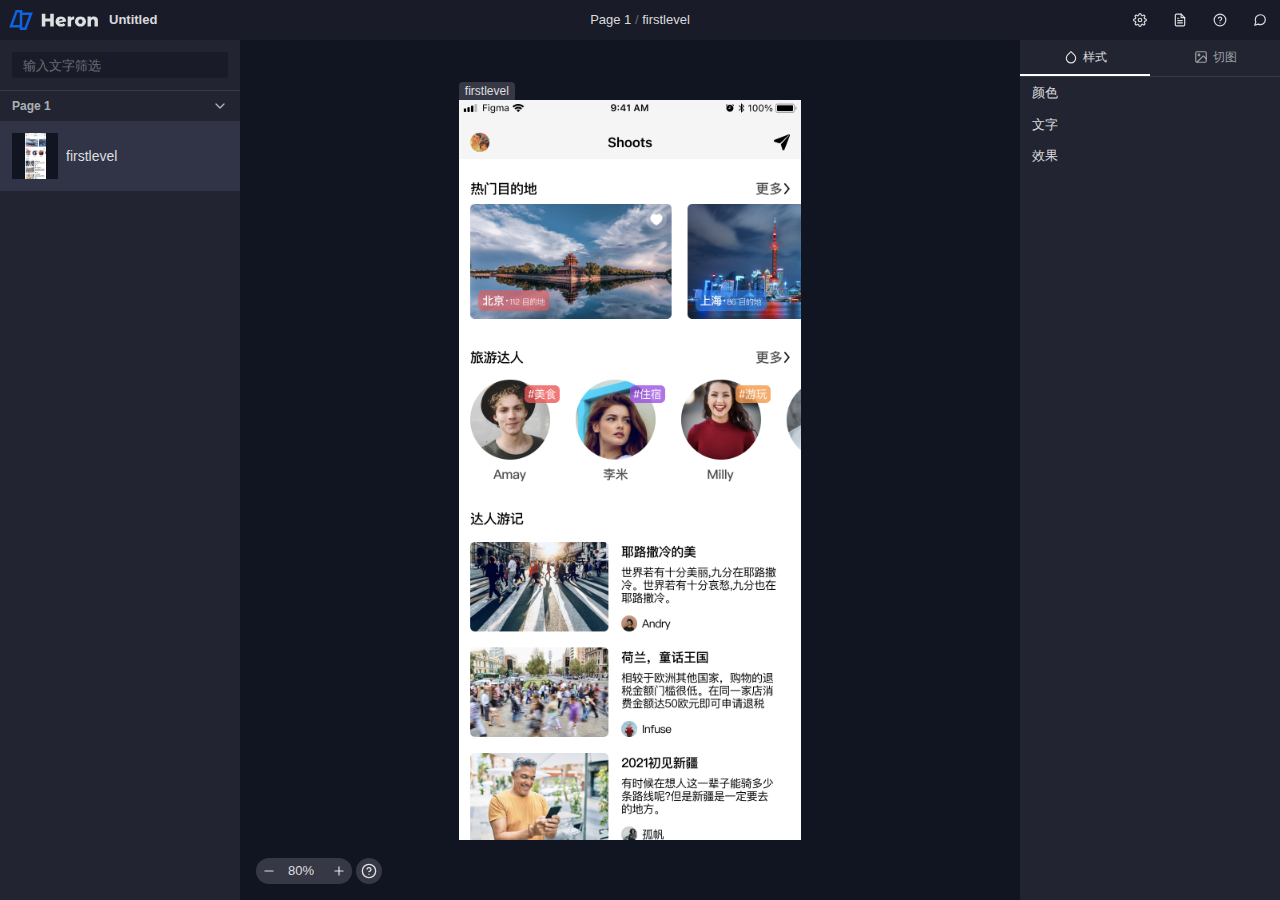
<file: Shared/View/第一阶段完成/第一阶段设计稿标注/index.html>
<!doctype html><html lang="en"><head><meta charset="utf-8"/><link rel="icon" href="./favicon.ico"/><meta name="viewport" content="width=device-width,initial-scale=1"/><meta name="theme-color" content="#111421"/><meta name="description" content="Heron Handoff App, export Figma developer-handoff specs."/><link rel="manifest" href="./manifest.json"/><script>var PAGED_FRAMES = {"0:1":{"name":"Page 1","frames":[{"id":"2:2","name":"firstlevel"}]}},SETTINGS = {"language":"zh","sortOrder":0,"useNestedPages":false,"platform":0,"resolution":0,"unit":2,"remBase":16,"convention":1,"includeComponents":false,"exportWebP":false},FILE_DATA = {"isFromPlugin":true,"name":"Untitled","document":{"id":"0:0","name":"Untitled","type":"DOCUMENT","children":[{"id":"0:1","name":"Page 1","type":"CANVAS","backgroundColor":{"type":"SOLID","visible":true,"opacity":1,"blendMode":"NORMAL","color":{"r":0.8980392217636108,"g":0.8980392217636108,"b":0.8980392217636108}},"exportSettings":[],"children":[{"id":"2:2","name":"firstlevel","type":"FRAME","visible":true,"locked":false,"blendMode":"PASS_THROUGH","clipsContent":true,"absoluteTransform":[[1,0,-197],[0,1,-357]],"relativeTransform":[[1,0,-197],[0,1,-357]],"effects":[],"isMask":false,"fills":[{"type":"SOLID","visible":true,"opacity":1,"blendMode":"NORMAL","color":{"r":1,"g":1,"b":1}}],"strokes":[],"strokeWeight":1,"strokeAlign":"INSIDE","absoluteBoundingBox":{"x":-197,"y":-357,"width":428,"height":926},"exportSettings":[{"format":"PNG","suffix":"","contentsOnly":true,"constraint":{"type":"SCALE","value":1}},{"format":"PNG","suffix":"@2x","contentsOnly":true,"constraint":{"type":"SCALE","value":2}},{"format":"PNG","suffix":"@3x","contentsOnly":true,"constraint":{"type":"SCALE","value":3}}],"children":[{"id":"2:2154","name":"Rectangle 1","type":"RECTANGLE","visible":true,"locked":false,"blendMode":"PASS_THROUGH","absoluteTransform":[[1,0,-197],[0,1,-357]],"relativeTransform":[[1,0,0],[0,1,0]],"effects":[],"isMask":false,"fills":[{"type":"SOLID","visible":true,"opacity":1,"blendMode":"NORMAL","color":{"r":0.9607843160629272,"g":0.9607843160629272,"b":0.9607843160629272}}],"strokes":[],"strokeWeight":1,"strokeAlign":"INSIDE","absoluteBoundingBox":{"x":-197,"y":-357,"width":428,"height":74},"exportSettings":[]},{"id":"2:2106","name":"Status Bar / iPhone 6, 7, 8, SE","type":"INSTANCE","visible":true,"locked":false,"blendMode":"PASS_THROUGH","clipsContent":true,"absoluteTransform":[[1,0,-197],[0,1,-357]],"relativeTransform":[[1,0,0],[0,1,0]],"effects":[],"isMask":false,"variantProperties":[["Dark Mode","False"]],"mainComponent":{"id":"2:6","name":"StatusBar_iPhone6,7,8,SE","key":"0c14091dd781b1e99060f9f686d8f0dc8b5f9e7b","description":""},"fills":[{"type":"SOLID","visible":false,"opacity":1,"blendMode":"NORMAL","color":{"r":1,"g":1,"b":1}}],"strokes":[],"strokeWeight":0.5000001192092896,"strokeAlign":"INSIDE","absoluteBoundingBox":{"x":-197,"y":-357,"width":428,"height":20.000001907348633},"exportSettings":[],"children":[{"id":"I2:2106;5:3053","name":"Time","type":"TEXT","visible":true,"locked":false,"blendMode":"PASS_THROUGH","absoluteTransform":[[1,0,-8],[0,1,-354]],"relativeTransform":[[1,0,189],[0,1,3]],"effects":[],"isMask":false,"characters":"9:41 AM","isMixedText":false,"textTable":[],"style":{"fillStyleId":"S:12943186edaf6bdfe3b13399fc79117224694b16,5:283","textStyleId":"","fontSize":12,"fontFamily":"SF Pro Text","fontWeight":"semibold","textDecoration":"NONE","letterSpacing":0,"letterSpacingUnit":"PIXELS","lineHeight":16,"lineHeightUnit":"PIXELS","fills":[{"type":"SOLID","visible":true,"opacity":1,"blendMode":"NORMAL","color":{"r":0,"g":0,"b":0}}],"textAlignHorizontal":"CENTER","textAlignVertical":"TOP"},"fills":[{"type":"SOLID","visible":true,"opacity":1,"blendMode":"NORMAL","color":{"r":0,"g":0,"b":0}}],"strokes":[],"strokeWeight":0,"strokeAlign":"CENTER","styles":{"fill":{"id":"S:12943186edaf6bdfe3b13399fc79117224694b16,5:283","key":"12943186edaf6bdfe3b13399fc79117224694b16","name":"LabelColor_Light_Primary","description":"","remote":true}},"absoluteBoundingBox":{"x":-8,"y":-354,"width":49,"height":16},"exportSettings":[]},{"id":"I2:2106;5:3054","name":"Right Side","type":"GROUP","visible":true,"locked":false,"blendMode":"PASS_THROUGH","absoluteTransform":[[1,0,135],[0,1,-354]],"relativeTransform":[[1,0,332],[0,1,3]],"effects":[],"isMask":false,"absoluteBoundingBox":{"x":135,"y":-354,"width":90.5,"height":16.29998779296875},"exportSettings":[],"children":[{"id":"I2:2106;5:3055","name":"Icon / Battery","type":"GROUP","visible":true,"locked":false,"blendMode":"PASS_THROUGH","absoluteTransform":[[1,0,199],[0,1,-352.5]],"relativeTransform":[[1,0,396],[0,1,4.5]],"effects":[],"isMask":false,"absoluteBoundingBox":{"x":199,"y":-352.5,"width":26.5,"height":11.5},"exportSettings":[],"children":[{"id":"I2:2106;5:3056","name":"Body","type":"BOOLEAN_OPERATION","opacity":0.3499999940395355,"visible":true,"locked":false,"blendMode":"PASS_THROUGH","absoluteTransform":[[1,0,199],[0,1,-352.5]],"relativeTransform":[[1,0,396],[0,1,4.5]],"effects":[],"isMask":false,"booleanOperation":"EXCLUDE","fills":[{"type":"SOLID","visible":true,"opacity":1,"blendMode":"NORMAL","color":{"r":0,"g":0,"b":0}}],"strokes":[],"strokeWeight":0,"strokeAlign":"INSIDE","styles":{"fill":{"id":"S:12943186edaf6bdfe3b13399fc79117224694b16,5:283","key":"12943186edaf6bdfe3b13399fc79117224694b16","name":"LabelColor_Light_Primary","description":"","remote":true}},"absoluteBoundingBox":{"x":199,"y":-352.5,"width":24,"height":11.5},"exportSettings":[],"children":[{"id":"I2:2106;5:3057","name":"Path","type":"VECTOR","visible":true,"locked":false,"blendMode":"PASS_THROUGH","absoluteTransform":[[1,0,199],[0,1,-352.5]],"relativeTransform":[[1,0,396],[0,1,4.5]],"effects":[],"isMask":false,"fills":[{"type":"SOLID","visible":true,"opacity":1,"blendMode":"NORMAL","color":{"r":0,"g":0,"b":0}}],"strokes":[],"strokeWeight":0,"strokeAlign":"CENTER","absoluteBoundingBox":{"x":199,"y":-352.5,"width":24,"height":11.5},"exportSettings":[]},{"id":"I2:2106;5:3058","name":"Path","type":"VECTOR","visible":true,"locked":false,"blendMode":"PASS_THROUGH","absoluteTransform":[[1,0,200],[0,1,-351.5]],"relativeTransform":[[1,0,397],[0,1,5.5]],"effects":[],"isMask":false,"fills":[{"type":"SOLID","visible":true,"opacity":1,"blendMode":"NORMAL","color":{"r":0.8541666865348816,"g":0.8541666865348816,"b":0.8541666865348816}}],"strokes":[],"strokeWeight":0,"strokeAlign":"CENTER","absoluteBoundingBox":{"x":200,"y":-351.5,"width":22,"height":9.5},"exportSettings":[]}]},{"id":"I2:2106;5:3059","name":"Terminal","type":"VECTOR","opacity":0.4000000059604645,"visible":true,"locked":false,"blendMode":"PASS_THROUGH","absoluteTransform":[[1,0,224],[0,1,-349.2001953125]],"relativeTransform":[[1,0,421],[0,1,7.7998046875]],"effects":[],"isMask":false,"fills":[{"type":"SOLID","visible":true,"opacity":1,"blendMode":"NORMAL","color":{"r":0,"g":0,"b":0}}],"strokes":[],"strokeWeight":0,"strokeAlign":"INSIDE","styles":{"fill":{"id":"S:12943186edaf6bdfe3b13399fc79117224694b16,5:283","key":"12943186edaf6bdfe3b13399fc79117224694b16","name":"LabelColor_Light_Primary","description":"","remote":true}},"absoluteBoundingBox":{"x":224,"y":-349.2001953125,"width":1.5,"height":4.900290489196777},"exportSettings":[]},{"id":"I2:2106;5:3060","name":"Reserve","type":"VECTOR","visible":true,"locked":false,"blendMode":"PASS_THROUGH","absoluteTransform":[[1,0,201],[0,1,-350.5]],"relativeTransform":[[1,0,398],[0,1,6.5]],"effects":[],"isMask":false,"fills":[{"type":"SOLID","visible":true,"opacity":1,"blendMode":"NORMAL","color":{"r":0,"g":0,"b":0}}],"strokes":[],"strokeWeight":0,"strokeAlign":"INSIDE","styles":{"fill":{"id":"S:12943186edaf6bdfe3b13399fc79117224694b16,5:283","key":"12943186edaf6bdfe3b13399fc79117224694b16","name":"LabelColor_Light_Primary","description":"","remote":true}},"absoluteBoundingBox":{"x":201,"y":-350.5,"width":20,"height":7.5},"exportSettings":[]}]},{"id":"I2:2106;5:3061","name":"100%","type":"TEXT","visible":true,"locked":false,"blendMode":"PASS_THROUGH","absoluteTransform":[[1,0,164],[0,1,-353.70001220703125]],"relativeTransform":[[1,0,361],[0,1,3.29998779296875]],"effects":[],"isMask":false,"characters":"100%","isMixedText":false,"textTable":[],"style":{"fillStyleId":"S:12943186edaf6bdfe3b13399fc79117224694b16,5:283","textStyleId":"","fontSize":12,"fontFamily":"SF Pro Text","fontWeight":"regular","textDecoration":"NONE","letterSpacing":0,"letterSpacingUnit":"PIXELS","lineHeight":16,"lineHeightUnit":"PIXELS","fills":[{"type":"SOLID","visible":true,"opacity":1,"blendMode":"NORMAL","color":{"r":0,"g":0,"b":0}}],"textAlignHorizontal":"RIGHT","textAlignVertical":"TOP"},"fills":[{"type":"SOLID","visible":true,"opacity":1,"blendMode":"NORMAL","color":{"r":0,"g":0,"b":0}}],"strokes":[],"strokeWeight":0,"strokeAlign":"CENTER","styles":{"fill":{"id":"S:12943186edaf6bdfe3b13399fc79117224694b16,5:283","key":"12943186edaf6bdfe3b13399fc79117224694b16","name":"LabelColor_Light_Primary","description":"","remote":true}},"absoluteBoundingBox":{"x":164,"y":-353.70001220703125,"width":32,"height":16},"exportSettings":[]},{"id":"I2:2106;5:3062","name":"Icon / Alarm","type":"FRAME","visible":true,"locked":false,"blendMode":"PASS_THROUGH","clipsContent":false,"absoluteTransform":[[1,0,135],[0,1,-354]],"relativeTransform":[[1,0,332],[0,1,3]],"effects":[],"isMask":false,"fills":[{"type":"SOLID","visible":false,"opacity":1,"blendMode":"NORMAL","color":{"r":1,"g":1,"b":1}}],"strokes":[],"strokeWeight":1,"strokeAlign":"INSIDE","absoluteBoundingBox":{"x":135,"y":-354,"width":14,"height":14},"exportSettings":[],"children":[{"id":"I2:2106;5:3063","name":"Alarm","type":"BOOLEAN_OPERATION","visible":true,"locked":false,"blendMode":"PASS_THROUGH","absoluteTransform":[[1,0,137],[0,1,-351.5]],"relativeTransform":[[1,0,2],[0,1,2.5]],"effects":[],"isMask":false,"booleanOperation":"UNION","fills":[{"type":"SOLID","visible":true,"opacity":1,"blendMode":"NORMAL","color":{"r":0,"g":0,"b":0}}],"strokes":[],"strokeWeight":0,"strokeAlign":"CENTER","styles":{"fill":{"id":"S:12943186edaf6bdfe3b13399fc79117224694b16,5:283","key":"12943186edaf6bdfe3b13399fc79117224694b16","name":"LabelColor_Light_Primary","description":"","remote":true}},"absoluteBoundingBox":{"x":137,"y":-351.5,"width":10,"height":9.130000114440918},"exportSettings":[],"children":[{"id":"I2:2106;5:3064","name":"Subtract","type":"BOOLEAN_OPERATION","visible":true,"locked":false,"blendMode":"PASS_THROUGH","absoluteTransform":[[1,0,137.6199951171875],[0,1,-351.1199951171875]],"relativeTransform":[[1,0,2.619999885559082],[0,1,2.880000114440918]],"effects":[],"isMask":false,"booleanOperation":"SUBTRACT","fills":[{"type":"SOLID","visible":true,"opacity":1,"blendMode":"NORMAL","color":{"r":0.8541666865348816,"g":0.8541666865348816,"b":0.8541666865348816}}],"strokes":[],"strokeWeight":0,"strokeAlign":"CENTER","absoluteBoundingBox":{"x":137.6199951171875,"y":-351.1199951171875,"width":8.75,"height":8.75},"exportSettings":[],"children":[{"id":"I2:2106;5:3065","name":"Base Copy","type":"VECTOR","visible":true,"locked":false,"blendMode":"PASS_THROUGH","absoluteTransform":[[1,0,137.6199951171875],[0,1,-351.1199951171875]],"relativeTransform":[[1,0,2.619999885559082],[0,1,2.880000114440918]],"effects":[],"isMask":false,"fills":[{"type":"SOLID","visible":true,"opacity":1,"blendMode":"NORMAL","color":{"r":0.8541666865348816,"g":0.8541666865348816,"b":0.8541666865348816}}],"strokes":[],"strokeWeight":0,"strokeAlign":"CENTER","absoluteBoundingBox":{"x":137.6199951171875,"y":-351.1199951171875,"width":8.75,"height":8.75},"exportSettings":[]},{"id":"I2:2106;5:3066","name":"Path","type":"VECTOR","visible":true,"locked":false,"blendMode":"PASS_THROUGH","absoluteTransform":[[1,0,140.25],[0,1,-349.5]],"relativeTransform":[[1,0,5.25],[0,1,4.5]],"effects":[],"isMask":false,"fills":[{"type":"SOLID","visible":true,"opacity":1,"blendMode":"NORMAL","color":{"r":0.8541666865348816,"g":0.8541666865348816,"b":0.8541666865348816}}],"strokes":[],"strokeWeight":0,"strokeAlign":"CENTER","absoluteBoundingBox":{"x":140.25,"y":-349.5,"width":2.130000114440918,"height":3.375},"exportSettings":[]}]},{"id":"I2:2106;5:3067","name":"Bell","type":"VECTOR","visible":true,"locked":false,"blendMode":"PASS_THROUGH","absoluteTransform":[[1,0,137],[0,1,-351.5]],"relativeTransform":[[1,0,2],[0,1,2.5]],"effects":[],"isMask":false,"fills":[{"type":"SOLID","visible":true,"opacity":1,"blendMode":"NORMAL","color":{"r":0.8541666865348816,"g":0.8541666865348816,"b":0.8541666865348816}}],"strokes":[],"strokeWeight":0,"strokeAlign":"CENTER","absoluteBoundingBox":{"x":137,"y":-351.5,"width":2.1149826049804688,"height":2.1922473907470703},"exportSettings":[]},{"id":"I2:2106;5:3068","name":"Bell","type":"VECTOR","visible":true,"locked":false,"blendMode":"PASS_THROUGH","absoluteTransform":[[1,0,144.88003540039062],[0,1,-351.5]],"relativeTransform":[[1,0,9.880041599273682],[0,1,2.5]],"effects":[],"isMask":false,"fills":[{"type":"SOLID","visible":true,"opacity":1,"blendMode":"NORMAL","color":{"r":0.8541666865348816,"g":0.8541666865348816,"b":0.8541666865348816}}],"strokes":[],"strokeWeight":0,"strokeAlign":"CENTER","absoluteBoundingBox":{"x":144.88003540039062,"y":-351.5,"width":2.1199586391448975,"height":2.2000112533569336},"exportSettings":[]}]}]},{"id":"I2:2106;5:3069","name":"Icon / Bluetooth","type":"FRAME","visible":true,"locked":false,"blendMode":"PASS_THROUGH","clipsContent":false,"absoluteTransform":[[1,0,150],[0,1,-354]],"relativeTransform":[[1,0,347],[0,1,3]],"effects":[],"isMask":false,"fills":[{"type":"SOLID","visible":false,"opacity":1,"blendMode":"NORMAL","color":{"r":1,"g":1,"b":1}}],"strokes":[],"strokeWeight":1,"strokeAlign":"INSIDE","absoluteBoundingBox":{"x":150,"y":-354,"width":14,"height":14},"exportSettings":[],"children":[{"id":"I2:2106;5:3070","name":"Bluetooth","type":"BOOLEAN_OPERATION","visible":true,"locked":false,"blendMode":"PASS_THROUGH","absoluteTransform":[[1,0,153.043701171875],[0,1,-352.8802795410156]],"relativeTransform":[[1,0,3.0436935424804688],[0,1,1.119724154472351]],"effects":[],"isMask":false,"booleanOperation":"EXCLUDE","fills":[{"type":"SOLID","visible":true,"opacity":1,"blendMode":"NORMAL","color":{"r":0,"g":0,"b":0}}],"strokes":[],"strokeWeight":0,"strokeAlign":"CENTER","styles":{"fill":{"id":"S:12943186edaf6bdfe3b13399fc79117224694b16,5:283","key":"12943186edaf6bdfe3b13399fc79117224694b16","name":"LabelColor_Light_Primary","description":"","remote":true}},"absoluteBoundingBox":{"x":153.043701171875,"y":-352.8802795410156,"width":6.949609756469727,"height":11.760551452636719},"exportSettings":[],"children":[{"id":"I2:2106;5:3071","name":"Shape","type":"VECTOR","visible":true,"locked":false,"blendMode":"PASS_THROUGH","absoluteTransform":[[1,0,153.043701171875],[0,1,-352.8802795410156]],"relativeTransform":[[1,0,3.0436935424804688],[0,1,1.119724154472351]],"effects":[],"isMask":false,"fills":[{"type":"SOLID","visible":true,"opacity":1,"blendMode":"NORMAL","color":{"r":0.8541666865348816,"g":0.8541666865348816,"b":0.8541666865348816}}],"strokes":[],"strokeWeight":0,"strokeAlign":"CENTER","absoluteBoundingBox":{"x":153.043701171875,"y":-352.8802795410156,"width":6.949609756469727,"height":11.760551452636719},"exportSettings":[]},{"id":"I2:2106;5:3072","name":"Hole","type":"VECTOR","visible":true,"locked":false,"blendMode":"PASS_THROUGH","absoluteTransform":[[1,0,157],[0,1,-350.6197204589844]],"relativeTransform":[[1,0,7],[0,1,3.380275845527649]],"effects":[],"isMask":false,"fills":[{"type":"SOLID","visible":true,"opacity":1,"blendMode":"NORMAL","color":{"r":0.8541666865348816,"g":0.8541666865348816,"b":0.8541666865348816}}],"strokes":[],"strokeWeight":0,"strokeAlign":"CENTER","absoluteBoundingBox":{"x":157,"y":-350.6197204589844,"width":1.5066965818405151,"height":2.739448308944702},"exportSettings":[]},{"id":"I2:2106;5:3073","name":"Hole","type":"VECTOR","visible":true,"locked":false,"blendMode":"PASS_THROUGH","absoluteTransform":[[1,0,157],[0,1,-346.1197204589844]],"relativeTransform":[[1,0,7],[0,1,7.880276083946228]],"effects":[],"isMask":false,"fills":[{"type":"SOLID","visible":true,"opacity":1,"blendMode":"NORMAL","color":{"r":0.8541666865348816,"g":0.8541666865348816,"b":0.8541666865348816}}],"strokes":[],"strokeWeight":0,"strokeAlign":"CENTER","absoluteBoundingBox":{"x":157,"y":-346.1197204589844,"width":1.5066965818405151,"height":2.739448308944702},"exportSettings":[]}]}]}]},{"id":"I2:2106;5:3074","name":"Left Side","type":"FRAME","visible":true,"locked":false,"blendMode":"PASS_THROUGH","clipsContent":true,"absoluteTransform":[[1,0,-193],[0,1,-354]],"relativeTransform":[[1,0,4],[0,1,3]],"effects":[],"isMask":false,"fills":[],"strokes":[],"strokeWeight":1,"strokeAlign":"INSIDE","absoluteBoundingBox":{"x":-193,"y":-354,"width":78,"height":16},"exportSettings":[],"children":[{"id":"I2:2106;5:3075","name":"Icon / Signal","type":"FRAME","visible":true,"locked":false,"blendMode":"PASS_THROUGH","clipsContent":false,"absoluteTransform":[[1,0,-193],[0,1,-354]],"relativeTransform":[[1,0,0],[0,1,0]],"effects":[],"isMask":false,"fills":[{"type":"SOLID","visible":false,"opacity":1,"blendMode":"NORMAL","color":{"r":1,"g":1,"b":1}}],"strokes":[],"strokeWeight":1,"strokeAlign":"INSIDE","absoluteBoundingBox":{"x":-193,"y":-354,"width":21,"height":14},"exportSettings":[],"children":[{"id":"I2:2106;5:3076","name":"Empty Bar","type":"VECTOR","opacity":0.25,"visible":true,"locked":false,"blendMode":"PASS_THROUGH","absoluteTransform":[[1,0,-177.5],[0,1,-352]],"relativeTransform":[[1,0,15.5],[0,1,2]],"effects":[],"isMask":false,"fills":[{"type":"SOLID","visible":true,"opacity":1,"blendMode":"NORMAL","color":{"r":0,"g":0,"b":0}}],"strokes":[],"strokeWeight":0,"strokeAlign":"INSIDE","styles":{"fill":{"id":"S:12943186edaf6bdfe3b13399fc79117224694b16,5:283","key":"12943186edaf6bdfe3b13399fc79117224694b16","name":"LabelColor_Light_Primary","description":"","remote":true}},"absoluteBoundingBox":{"x":-177.5,"y":-352,"width":3,"height":10},"exportSettings":[]},{"id":"I2:2106;5:3077","name":"Full Bars","type":"BOOLEAN_OPERATION","visible":true,"locked":false,"blendMode":"PASS_THROUGH","absoluteTransform":[[1,0,-191],[0,1,-350]],"relativeTransform":[[1,0,2],[0,1,4]],"effects":[],"isMask":false,"booleanOperation":"UNION","fills":[{"type":"SOLID","visible":true,"opacity":1,"blendMode":"NORMAL","color":{"r":0,"g":0,"b":0}}],"strokes":[],"strokeWeight":0,"strokeAlign":"INSIDE","styles":{"fill":{"id":"S:12943186edaf6bdfe3b13399fc79117224694b16,5:283","key":"12943186edaf6bdfe3b13399fc79117224694b16","name":"LabelColor_Light_Primary","description":"","remote":true}},"absoluteBoundingBox":{"x":-191,"y":-350,"width":12,"height":8},"exportSettings":[],"children":[{"id":"I2:2106;5:3078","name":"Path","type":"VECTOR","visible":true,"locked":false,"blendMode":"PASS_THROUGH","absoluteTransform":[[1,0,-191],[0,1,-346.5]],"relativeTransform":[[1,0,2],[0,1,7.5]],"effects":[],"isMask":false,"fills":[{"type":"SOLID","visible":true,"opacity":1,"blendMode":"NORMAL","color":{"r":0.8541666865348816,"g":0.8541666865348816,"b":0.8541666865348816}}],"strokes":[],"strokeWeight":0,"strokeAlign":"CENTER","absoluteBoundingBox":{"x":-191,"y":-346.5,"width":3,"height":4.5},"exportSettings":[]},{"id":"I2:2106;5:3079","name":"Path","type":"VECTOR","visible":true,"locked":false,"blendMode":"PASS_THROUGH","absoluteTransform":[[1,0,-186.5],[0,1,-348]],"relativeTransform":[[1,0,6.5],[0,1,6]],"effects":[],"isMask":false,"fills":[{"type":"SOLID","visible":true,"opacity":1,"blendMode":"NORMAL","color":{"r":0.8541666865348816,"g":0.8541666865348816,"b":0.8541666865348816}}],"strokes":[],"strokeWeight":0,"strokeAlign":"CENTER","absoluteBoundingBox":{"x":-186.5,"y":-348,"width":3,"height":6},"exportSettings":[]},{"id":"I2:2106;5:3080","name":"Path","type":"VECTOR","visible":true,"locked":false,"blendMode":"PASS_THROUGH","absoluteTransform":[[1,0,-182],[0,1,-350]],"relativeTransform":[[1,0,11],[0,1,4]],"effects":[],"isMask":false,"fills":[{"type":"SOLID","visible":true,"opacity":1,"blendMode":"NORMAL","color":{"r":0.8541666865348816,"g":0.8541666865348816,"b":0.8541666865348816}}],"strokes":[],"strokeWeight":0,"strokeAlign":"CENTER","absoluteBoundingBox":{"x":-182,"y":-350,"width":3,"height":8},"exportSettings":[]}]}]},{"id":"I2:2106;5:3081","name":"Carrier","type":"TEXT","visible":true,"locked":false,"blendMode":"PASS_THROUGH","absoluteTransform":[[1,0,-168],[0,1,-354]],"relativeTransform":[[1,0,25],[0,1,0]],"effects":[],"isMask":false,"characters":"Figma","isMixedText":false,"textTable":[],"style":{"fillStyleId":"S:12943186edaf6bdfe3b13399fc79117224694b16,5:283","textStyleId":"","fontSize":12,"fontFamily":"SF Pro Text","fontWeight":"regular","textDecoration":"NONE","letterSpacing":-0.05000000074505806,"letterSpacingUnit":"PIXELS","lineHeight":16,"lineHeightUnit":"PIXELS","fills":[{"type":"SOLID","visible":true,"opacity":1,"blendMode":"NORMAL","color":{"r":0,"g":0,"b":0}}],"textAlignHorizontal":"LEFT","textAlignVertical":"TOP"},"fills":[{"type":"SOLID","visible":true,"opacity":1,"blendMode":"NORMAL","color":{"r":0,"g":0,"b":0}}],"strokes":[],"strokeWeight":0,"strokeAlign":"CENTER","styles":{"fill":{"id":"S:12943186edaf6bdfe3b13399fc79117224694b16,5:283","key":"12943186edaf6bdfe3b13399fc79117224694b16","name":"LabelColor_Light_Primary","description":"","remote":true}},"absoluteBoundingBox":{"x":-168,"y":-354,"width":34,"height":16},"exportSettings":[]},{"id":"I2:2106;5:3082","name":"Icon / WiFi","type":"FRAME","visible":true,"locked":false,"blendMode":"PASS_THROUGH","clipsContent":false,"absoluteTransform":[[1,0,-130],[0,1,-354]],"relativeTransform":[[1,0,63],[0,1,0]],"effects":[],"isMask":false,"fills":[{"type":"SOLID","visible":false,"opacity":1,"blendMode":"NORMAL","color":{"r":1,"g":1,"b":1}}],"strokes":[],"strokeWeight":1,"strokeAlign":"INSIDE","absoluteBoundingBox":{"x":-130,"y":-354,"width":15,"height":14},"exportSettings":[],"children":[{"id":"I2:2106;5:3083","name":"Wi–Fi","type":"BOOLEAN_OPERATION","visible":true,"locked":false,"blendMode":"PASS_THROUGH","absoluteTransform":[[1,0,-130],[0,1,-352]],"relativeTransform":[[1,0,0],[0,1,2]],"effects":[],"isMask":false,"booleanOperation":"EXCLUDE","fills":[{"type":"SOLID","visible":true,"opacity":1,"blendMode":"NORMAL","color":{"r":0,"g":0,"b":0}}],"strokes":[],"strokeWeight":0,"strokeAlign":"CENTER","styles":{"fill":{"id":"S:12943186edaf6bdfe3b13399fc79117224694b16,5:283","key":"12943186edaf6bdfe3b13399fc79117224694b16","name":"LabelColor_Light_Primary","description":"","remote":true}},"absoluteBoundingBox":{"x":-130,"y":-352,"width":14.25,"height":10},"exportSettings":[],"children":[{"id":"I2:2106;5:3084","name":"Path","type":"VECTOR","visible":true,"locked":false,"blendMode":"PASS_THROUGH","absoluteTransform":[[1,0,-125.06175994873047],[0,1,-345.0604248046875]],"relativeTransform":[[1,0,4.938241958618164],[0,1,8.939586639404297]],"effects":[],"isMask":false,"fills":[{"type":"SOLID","visible":true,"opacity":1,"blendMode":"NORMAL","color":{"r":0.8541666865348816,"g":0.8541666865348816,"b":0.8541666865348816}}],"strokes":[],"strokeWeight":0,"strokeAlign":"CENTER","absoluteBoundingBox":{"x":-125.06175994873047,"y":-345.0604248046875,"width":4.371864318847656,"height":3.060413122177124},"exportSettings":[]},{"id":"I2:2106;5:3085","name":"Path","type":"VECTOR","visible":true,"locked":false,"blendMode":"PASS_THROUGH","absoluteTransform":[[1,0,-127.53510284423828],[0,1,-348.53021240234375]],"relativeTransform":[[1,0,2.464895248413086],[0,1,5.469793319702148]],"effects":[],"isMask":false,"fills":[{"type":"SOLID","visible":true,"opacity":1,"blendMode":"NORMAL","color":{"r":0.8541666865348816,"g":0.8541666865348816,"b":0.8541666865348816}}],"strokes":[],"strokeWeight":0,"strokeAlign":"CENTER","absoluteBoundingBox":{"x":-127.53510284423828,"y":-348.53021240234375,"width":9.319799423217773,"height":3.314253330230713},"exportSettings":[]},{"id":"I2:2106;5:3086","name":"Path","type":"VECTOR","visible":true,"locked":false,"blendMode":"PASS_THROUGH","absoluteTransform":[[1,0,-130],[0,1,-352]],"relativeTransform":[[1,0,1.3877787807814457e-17],[0,1,2]],"effects":[],"isMask":false,"fills":[{"type":"SOLID","visible":true,"opacity":1,"blendMode":"NORMAL","color":{"r":0.8541666865348816,"g":0.8541666865348816,"b":0.8541666865348816}}],"strokes":[],"strokeWeight":0,"strokeAlign":"CENTER","absoluteBoundingBox":{"x":-130,"y":-352,"width":14.25,"height":4.3225884437561035},"exportSettings":[]}]}]}]}]},{"id":"2:2111","name":"✏️ Title","type":"FRAME","visible":true,"locked":false,"blendMode":"PASS_THROUGH","clipsContent":false,"absoluteTransform":[[1,0,-33],[0,1,-315]],"relativeTransform":[[1,0,164],[0,1,42]],"effects":[],"isMask":false,"fills":[{"type":"SOLID","visible":false,"opacity":1,"blendMode":"NORMAL","color":{"r":1,"g":1,"b":1}}],"strokes":[],"strokeWeight":1,"strokeAlign":"INSIDE","absoluteBoundingBox":{"x":-33,"y":-315,"width":100,"height":22},"exportSettings":[],"children":[{"id":"2:2112","name":"✏️ Title","type":"TEXT","visible":true,"locked":false,"blendMode":"PASS_THROUGH","absoluteTransform":[[1,0,-33],[0,1,-315]],"relativeTransform":[[1,0,0],[0,1,0]],"effects":[],"isMask":false,"characters":"Shoots","isMixedText":false,"textTable":[],"style":{"fillStyleId":"S:12943186edaf6bdfe3b13399fc79117224694b16,5:283","textStyleId":"S:44b20aaeaf9a650cd30d6e507b3bcb8d8c18a3fb,7:33","fontSize":17,"fontFamily":"SF Pro Text","fontWeight":"semibold","textDecoration":"NONE","letterSpacing":-0.40799999237060547,"letterSpacingUnit":"PIXELS","lineHeight":22,"lineHeightUnit":"PIXELS","fills":[{"type":"SOLID","visible":true,"opacity":1,"blendMode":"NORMAL","color":{"r":0,"g":0,"b":0}}],"textAlignHorizontal":"CENTER","textAlignVertical":"CENTER"},"fills":[{"type":"SOLID","visible":true,"opacity":1,"blendMode":"NORMAL","color":{"r":0,"g":0,"b":0}}],"strokes":[],"strokeWeight":0,"strokeAlign":"CENTER","styles":{"fill":{"id":"S:12943186edaf6bdfe3b13399fc79117224694b16,5:283","key":"12943186edaf6bdfe3b13399fc79117224694b16","name":"LabelColor_Light_Primary","description":"","remote":true},"text":{"id":"S:44b20aaeaf9a650cd30d6e507b3bcb8d8c18a3fb,7:33","key":"44b20aaeaf9a650cd30d6e507b3bcb8d8c18a3fb","name":"Default_Bold_Body","description":"","remote":true}},"absoluteBoundingBox":{"x":-33,"y":-315,"width":100,"height":22},"exportSettings":[]}]},{"id":"2:2155","name":"Ellipse 1","type":"ELLIPSE","visible":true,"locked":false,"blendMode":"PASS_THROUGH","absoluteTransform":[[1,0,-183],[0,1,-316]],"relativeTransform":[[1,0,14],[0,1,41]],"effects":[],"isMask":false,"fills":[{"type":"IMAGE","visible":true,"opacity":1,"blendMode":"NORMAL","scaleMode":"FILL","imageTransform":[[1,0,0],[0,1,0]],"scalingFactor":0.5,"rotation":0,"filters":{"exposure":0,"contrast":0,"saturation":0,"temperature":0,"tint":0,"highlights":0,"shadows":0},"imageHash":"6c7849341fa4f65c2ca31a3a6c1c7e0b3ab1622b"}],"strokes":[],"strokeWeight":1,"strokeAlign":"INSIDE","absoluteBoundingBox":{"x":-183,"y":-316,"width":24,"height":24},"exportSettings":[]},{"id":"2:2158","name":"Rectangle 2","type":"RECTANGLE","visible":true,"locked":false,"blendMode":"PASS_THROUGH","absoluteTransform":[[1,0,-183],[0,1,-227]],"relativeTransform":[[1,0,14],[0,1,130]],"effects":[],"isMask":false,"fills":[{"type":"IMAGE","visible":true,"opacity":1,"blendMode":"NORMAL","scaleMode":"FILL","imageTransform":[[1,0,0],[0,1,0]],"scalingFactor":0.5,"rotation":0,"filters":{"exposure":0,"contrast":0,"saturation":0,"temperature":0,"tint":0,"highlights":0,"shadows":0},"imageHash":"b49e20bf8c2f79dfa5363f09e59c5016147c0901"}],"strokes":[],"strokeWeight":1,"strokeAlign":"INSIDE","cornerRadius":6,"rectangleCornerRadii":[6,6,6,6],"absoluteBoundingBox":{"x":-183,"y":-227,"width":252,"height":144},"exportSettings":[]},{"id":"2:2175","name":"Rectangle 3","type":"RECTANGLE","visible":true,"locked":false,"blendMode":"PASS_THROUGH","absoluteTransform":[[1,0,89],[0,1,-227]],"relativeTransform":[[1,0,286],[0,1,130]],"effects":[],"isMask":false,"fills":[{"type":"IMAGE","visible":true,"opacity":1,"blendMode":"NORMAL","scaleMode":"FILL","imageTransform":[[1,0,0],[0,1,0]],"scalingFactor":0.5,"rotation":0,"filters":{"exposure":0,"contrast":0,"saturation":0,"temperature":0,"tint":0,"highlights":0,"shadows":0},"imageHash":"9d662d8645abe0e930ba591a2e52df37a8ee99e5"}],"strokes":[],"strokeWeight":1,"strokeAlign":"INSIDE","cornerRadius":6,"rectangleCornerRadii":[6,6,6,6],"absoluteBoundingBox":{"x":89,"y":-227,"width":252,"height":144},"exportSettings":[]},{"id":"2:2160","name":"热门目的地","type":"TEXT","visible":true,"locked":false,"blendMode":"PASS_THROUGH","absoluteTransform":[[1,0,-183],[0,1,-254]],"relativeTransform":[[1,0,14],[0,1,103]],"effects":[],"isMask":false,"characters":"热门目的地","isMixedText":false,"textTable":[],"style":{"fillStyleId":"","textStyleId":"","fontSize":17,"fontFamily":"PingFang SC","fontWeight":"medium","textDecoration":"NONE","letterSpacing":-0.40799999237060547,"letterSpacingUnit":"PIXELS","lineHeight":16,"lineHeightUnit":"PIXELS","fills":[{"type":"SOLID","visible":true,"opacity":1,"blendMode":"NORMAL","color":{"r":0,"g":0,"b":0}}],"textAlignHorizontal":"CENTER","textAlignVertical":"CENTER"},"fills":[{"type":"SOLID","visible":true,"opacity":1,"blendMode":"NORMAL","color":{"r":0,"g":0,"b":0}}],"strokes":[],"strokeWeight":1,"strokeAlign":"OUTSIDE","absoluteBoundingBox":{"x":-183,"y":-254,"width":84,"height":16},"exportSettings":[]},{"id":"2:2174","name":"Group 1","type":"GROUP","visible":true,"locked":false,"blendMode":"PASS_THROUGH","absoluteTransform":[[1,0,174],[0,1,-253]],"relativeTransform":[[1,0,371],[0,1,104]],"effects":[],"isMask":false,"absoluteBoundingBox":{"x":174,"y":-253,"width":43,"height":14},"exportSettings":[],"children":[{"id":"2:2161","name":"更多","type":"TEXT","visible":true,"locked":false,"blendMode":"PASS_THROUGH","absoluteTransform":[[1,0,174],[0,1,-253]],"relativeTransform":[[1,0,371],[0,1,104]],"effects":[],"isMask":false,"characters":"更多","isMixedText":false,"textTable":[],"style":{"fillStyleId":"","textStyleId":"","fontSize":17,"fontFamily":"PingFang SC","fontWeight":"medium","textDecoration":"NONE","letterSpacing":-0.40799999237060547,"letterSpacingUnit":"PIXELS","lineHeight":14,"lineHeightUnit":"PIXELS","fills":[{"type":"SOLID","visible":true,"opacity":1,"blendMode":"NORMAL","color":{"r":0.30980393290519714,"g":0.30980393290519714,"b":0.30980393290519714}}],"textAlignHorizontal":"CENTER","textAlignVertical":"CENTER"},"fills":[{"type":"SOLID","visible":true,"opacity":1,"blendMode":"NORMAL","color":{"r":0.30980393290519714,"g":0.30980393290519714,"b":0.30980393290519714}}],"strokes":[],"strokeWeight":1,"strokeAlign":"OUTSIDE","absoluteBoundingBox":{"x":174,"y":-253,"width":34,"height":14},"exportSettings":[]},{"id":"2:2173","name":"Vector","type":"VECTOR","visible":true,"locked":false,"blendMode":"PASS_THROUGH","absoluteTransform":[[1,0,210],[0,1,-253]],"relativeTransform":[[1,0,407],[0,1,104]],"effects":[],"isMask":false,"fills":[{"type":"SOLID","visible":true,"opacity":1,"blendMode":"NORMAL","color":{"r":0.08627451211214066,"g":0.08627451211214066,"b":0.08627451211214066}}],"strokes":[],"strokeWeight":0.1953125,"strokeAlign":"INSIDE","absoluteBoundingBox":{"x":210,"y":-253,"width":7,"height":14},"exportSettings":[]}]},{"id":"2:2188","name":"旅游达人","type":"TEXT","visible":true,"locked":false,"blendMode":"PASS_THROUGH","absoluteTransform":[[1,0,-183],[0,1,-43]],"relativeTransform":[[1,0,14],[0,1,314]],"effects":[],"isMask":false,"characters":"旅游达人","isMixedText":false,"textTable":[],"style":{"fillStyleId":"","textStyleId":"","fontSize":17,"fontFamily":"PingFang SC","fontWeight":"medium","textDecoration":"NONE","letterSpacing":-0.40799999237060547,"letterSpacingUnit":"PIXELS","lineHeight":16,"lineHeightUnit":"PIXELS","fills":[{"type":"SOLID","visible":true,"opacity":1,"blendMode":"NORMAL","color":{"r":0,"g":0,"b":0}}],"textAlignHorizontal":"LEFT","textAlignVertical":"CENTER"},"fills":[{"type":"SOLID","visible":true,"opacity":1,"blendMode":"NORMAL","color":{"r":0,"g":0,"b":0}}],"strokes":[],"strokeWeight":1,"strokeAlign":"OUTSIDE","absoluteBoundingBox":{"x":-183,"y":-43,"width":67,"height":16},"exportSettings":[]},{"id":"2:2216","name":"达人游记","type":"TEXT","visible":true,"locked":false,"blendMode":"PASS_THROUGH","absoluteTransform":[[1,0,-183],[0,1,159]],"relativeTransform":[[1,0,14],[0,1,516]],"effects":[],"isMask":false,"characters":"达人游记","isMixedText":false,"textTable":[],"style":{"fillStyleId":"","textStyleId":"","fontSize":17,"fontFamily":"PingFang SC","fontWeight":"medium","textDecoration":"NONE","letterSpacing":-0.40799999237060547,"letterSpacingUnit":"PIXELS","lineHeight":16,"lineHeightUnit":"PIXELS","fills":[{"type":"SOLID","visible":true,"opacity":1,"blendMode":"NORMAL","color":{"r":0,"g":0,"b":0}}],"textAlignHorizontal":"LEFT","textAlignVertical":"CENTER"},"fills":[{"type":"SOLID","visible":true,"opacity":1,"blendMode":"NORMAL","color":{"r":0,"g":0,"b":0}}],"strokes":[],"strokeWeight":1,"strokeAlign":"OUTSIDE","absoluteBoundingBox":{"x":-183,"y":159,"width":67,"height":16},"exportSettings":[]},{"id":"2:2189","name":"Group 4","type":"GROUP","visible":true,"locked":false,"blendMode":"PASS_THROUGH","absoluteTransform":[[1,0,174],[0,1,-42]],"relativeTransform":[[1,0,371],[0,1,315]],"effects":[],"isMask":false,"absoluteBoundingBox":{"x":174,"y":-42,"width":43,"height":14},"exportSettings":[],"children":[{"id":"2:2190","name":"更多","type":"TEXT","visible":true,"locked":false,"blendMode":"PASS_THROUGH","absoluteTransform":[[1,0,174],[0,1,-42]],"relativeTransform":[[1,0,371],[0,1,315]],"effects":[],"isMask":false,"characters":"更多","isMixedText":false,"textTable":[],"style":{"fillStyleId":"","textStyleId":"","fontSize":17,"fontFamily":"PingFang SC","fontWeight":"medium","textDecoration":"NONE","letterSpacing":-0.40799999237060547,"letterSpacingUnit":"PIXELS","lineHeight":14,"lineHeightUnit":"PIXELS","fills":[{"type":"SOLID","visible":true,"opacity":1,"blendMode":"NORMAL","color":{"r":0.30980393290519714,"g":0.30980393290519714,"b":0.30980393290519714}}],"textAlignHorizontal":"CENTER","textAlignVertical":"CENTER"},"fills":[{"type":"SOLID","visible":true,"opacity":1,"blendMode":"NORMAL","color":{"r":0.30980393290519714,"g":0.30980393290519714,"b":0.30980393290519714}}],"strokes":[],"strokeWeight":1,"strokeAlign":"OUTSIDE","absoluteBoundingBox":{"x":174,"y":-42,"width":34,"height":14},"exportSettings":[]},{"id":"2:2191","name":"Vector","type":"VECTOR","visible":true,"locked":false,"blendMode":"PASS_THROUGH","absoluteTransform":[[1,0,210],[0,1,-42]],"relativeTransform":[[1,0,407],[0,1,315]],"effects":[],"isMask":false,"fills":[{"type":"SOLID","visible":true,"opacity":1,"blendMode":"NORMAL","color":{"r":0.08627451211214066,"g":0.08627451211214066,"b":0.08627451211214066}}],"strokes":[],"strokeWeight":0.1953125,"strokeAlign":"INSIDE","absoluteBoundingBox":{"x":210,"y":-42,"width":7,"height":14},"exportSettings":[]}]},{"id":"2:2157","name":"􀈠","type":"VECTOR","visible":true,"locked":false,"blendMode":"PASS_THROUGH","absoluteTransform":[[1,0,197],[0,1,-314]],"relativeTransform":[[1,0,394],[0,1,43]],"effects":[],"isMask":false,"fills":[{"type":"SOLID","visible":true,"opacity":1,"blendMode":"NORMAL","color":{"r":0,"g":0,"b":0}}],"strokes":[],"strokeWeight":0,"strokeAlign":"INSIDE","absoluteBoundingBox":{"x":197,"y":-314,"width":20,"height":20},"exportSettings":[]},{"id":"2:2176","name":"Ellipse 2","type":"ELLIPSE","visible":true,"locked":false,"blendMode":"PASS_THROUGH","absoluteTransform":[[1,0,37],[0,1,-221]],"relativeTransform":[[1,0,234],[0,1,136]],"effects":[],"isMask":false,"fills":[{"type":"SOLID","visible":true,"opacity":0.23000000417232513,"blendMode":"NORMAL","color":{"r":1,"g":1,"b":1}}],"strokes":[],"strokeWeight":1,"strokeAlign":"INSIDE","absoluteBoundingBox":{"x":37,"y":-221,"width":26,"height":26},"exportSettings":[]},{"id":"2:2178","name":"Vector","type":"VECTOR","visible":true,"locked":false,"blendMode":"PASS_THROUGH","absoluteTransform":[[1,0,42.5],[0,1,-214.5]],"relativeTransform":[[1,0,239.5],[0,1,142.5]],"effects":[],"isMask":false,"fills":[{"type":"SOLID","visible":true,"opacity":1,"blendMode":"NORMAL","color":{"r":1,"g":1,"b":1}}],"strokes":[],"strokeWeight":0.1953125,"strokeAlign":"INSIDE","absoluteBoundingBox":{"x":42.5,"y":-214.5,"width":15,"height":14},"exportSettings":[]},{"id":"2:2183","name":"Group 2","type":"GROUP","visible":true,"locked":false,"blendMode":"PASS_THROUGH","absoluteTransform":[[1,0,-173],[0,1,-119]],"relativeTransform":[[1,0,24],[0,1,238]],"effects":[],"isMask":false,"absoluteBoundingBox":{"x":-173,"y":-119,"width":89,"height":26},"exportSettings":[],"children":[{"id":"2:2182","name":"Rectangle 4","type":"RECTANGLE","opacity":0.6000000238418579,"visible":true,"locked":false,"blendMode":"PASS_THROUGH","absoluteTransform":[[1,0,-173],[0,1,-119]],"relativeTransform":[[1,0,24],[0,1,238]],"effects":[],"isMask":false,"fills":[{"type":"SOLID","visible":true,"opacity":1,"blendMode":"NORMAL","color":{"r":0.9215686321258545,"g":0.34117648005485535,"b":0.34117648005485535}}],"strokes":[],"strokeWeight":1,"strokeAlign":"INSIDE","cornerRadius":6,"rectangleCornerRadii":[6,6,6,6],"absoluteBoundingBox":{"x":-173,"y":-119,"width":89,"height":26},"exportSettings":[]},{"id":"2:2181","name":"北京·112 目的地","type":"TEXT","visible":true,"locked":false,"blendMode":"PASS_THROUGH","absoluteTransform":[[1,0,-168],[0,1,-113]],"relativeTransform":[[1,0,29],[0,1,244]],"effects":[],"isMask":false,"characters":"北京·112 目的地","isMixedText":true,"style":{"fillStyleId":"","textStyleId":"","fontSize":14,"fontFamily":"PingFang SC","fontWeight":"medium","textDecoration":"NONE","letterSpacing":-0.40799999237060547,"letterSpacingUnit":"PIXELS","lineHeight":14,"lineHeightUnit":"PIXELS","fills":[{"type":"SOLID","visible":true,"opacity":1,"blendMode":"NORMAL","color":{"r":1,"g":1,"b":1}}],"textAlignHorizontal":"CENTER","textAlignVertical":"BOTTOM"},"textTable":[{"text":"北京·","fillStyleId":"","textStyleId":"","fontSize":14,"fontFamily":"PingFang SC","fontWeight":"medium","textDecoration":"NONE","letterSpacing":-0.40799999237060547,"letterSpacingUnit":"PIXELS","lineHeight":14,"lineHeightUnit":"PIXELS","fills":[{"type":"SOLID","visible":true,"opacity":1,"blendMode":"NORMAL","color":{"r":1,"g":1,"b":1}}],"textAlignHorizontal":"CENTER","textAlignVertical":"BOTTOM"},{"text":"112 目的地","fillStyleId":"","textStyleId":"","fontSize":10,"fontFamily":"PingFang SC","fontWeight":"light","textDecoration":"NONE","letterSpacing":-0.40799999237060547,"letterSpacingUnit":"PIXELS","lineHeight":14,"lineHeightUnit":"PIXELS","fills":[{"type":"SOLID","visible":true,"opacity":1,"blendMode":"NORMAL","color":{"r":1,"g":1,"b":1}}],"textAlignHorizontal":"CENTER","textAlignVertical":"BOTTOM"}],"fills":[{"type":"SOLID","visible":true,"opacity":1,"blendMode":"NORMAL","color":{"r":1,"g":1,"b":1}}],"strokes":[],"strokeWeight":1,"strokeAlign":"OUTSIDE","absoluteBoundingBox":{"x":-168,"y":-113,"width":79,"height":14},"exportSettings":[]}]},{"id":"2:2184","name":"Group 3","type":"GROUP","visible":true,"locked":false,"blendMode":"PASS_THROUGH","absoluteTransform":[[1,0,99],[0,1,-119]],"relativeTransform":[[1,0,296],[0,1,238]],"effects":[],"isMask":false,"absoluteBoundingBox":{"x":99,"y":-119,"width":89,"height":26},"exportSettings":[],"children":[{"id":"2:2185","name":"Rectangle 4","type":"RECTANGLE","opacity":0.6000000238418579,"visible":true,"locked":false,"blendMode":"PASS_THROUGH","absoluteTransform":[[1,0,99],[0,1,-119]],"relativeTransform":[[1,0,296],[0,1,238]],"effects":[],"isMask":false,"fills":[{"type":"SOLID","visible":true,"opacity":1,"blendMode":"NORMAL","color":{"r":0.18431372940540314,"g":0.501960813999176,"b":0.929411768913269}}],"strokes":[],"strokeWeight":1,"strokeAlign":"INSIDE","cornerRadius":6,"rectangleCornerRadii":[6,6,6,6],"absoluteBoundingBox":{"x":99,"y":-119,"width":89,"height":26},"exportSettings":[]},{"id":"2:2186","name":"上海·86 目的地","type":"TEXT","visible":true,"locked":false,"blendMode":"PASS_THROUGH","absoluteTransform":[[1,0,104],[0,1,-113]],"relativeTransform":[[1,0,301],[0,1,244]],"effects":[],"isMask":false,"characters":"上海·86 目的地","isMixedText":true,"style":{"fillStyleId":"","textStyleId":"","fontSize":14,"fontFamily":"PingFang SC","fontWeight":"medium","textDecoration":"NONE","letterSpacing":-0.40799999237060547,"letterSpacingUnit":"PIXELS","lineHeight":14,"lineHeightUnit":"PIXELS","fills":[{"type":"SOLID","visible":true,"opacity":1,"blendMode":"NORMAL","color":{"r":1,"g":1,"b":1}}],"textAlignHorizontal":"CENTER","textAlignVertical":"BOTTOM"},"textTable":[{"text":"上海·","fillStyleId":"","textStyleId":"","fontSize":14,"fontFamily":"PingFang SC","fontWeight":"medium","textDecoration":"NONE","letterSpacing":-0.40799999237060547,"letterSpacingUnit":"PIXELS","lineHeight":14,"lineHeightUnit":"PIXELS","fills":[{"type":"SOLID","visible":true,"opacity":1,"blendMode":"NORMAL","color":{"r":1,"g":1,"b":1}}],"textAlignHorizontal":"CENTER","textAlignVertical":"BOTTOM"},{"text":"86 目的地","fillStyleId":"","textStyleId":"","fontSize":10,"fontFamily":"PingFang SC","fontWeight":"light","textDecoration":"NONE","letterSpacing":-0.40799999237060547,"letterSpacingUnit":"PIXELS","lineHeight":14,"lineHeightUnit":"PIXELS","fills":[{"type":"SOLID","visible":true,"opacity":1,"blendMode":"NORMAL","color":{"r":1,"g":1,"b":1}}],"textAlignHorizontal":"CENTER","textAlignVertical":"BOTTOM"}],"fills":[{"type":"SOLID","visible":true,"opacity":1,"blendMode":"NORMAL","color":{"r":1,"g":1,"b":1}}],"strokes":[],"strokeWeight":1,"strokeAlign":"OUTSIDE","absoluteBoundingBox":{"x":104,"y":-113,"width":78,"height":14},"exportSettings":[]}]},{"id":"2:2197","name":"Group 5","type":"GROUP","visible":true,"locked":false,"blendMode":"PASS_THROUGH","absoluteTransform":[[1,0,-183],[0,1,-7]],"relativeTransform":[[1,0,14],[0,1,350]],"effects":[],"isMask":false,"absoluteBoundingBox":{"x":-183,"y":-7,"width":112,"height":126},"exportSettings":[],"children":[{"id":"2:2192","name":"Ellipse 3","type":"ELLIPSE","visible":true,"locked":false,"blendMode":"PASS_THROUGH","absoluteTransform":[[1,0,-183],[0,1,-7]],"relativeTransform":[[1,0,14],[0,1,350]],"effects":[],"isMask":false,"fills":[{"type":"IMAGE","visible":true,"opacity":1,"blendMode":"NORMAL","scaleMode":"FILL","imageTransform":[[1,0,0],[0,1,0]],"scalingFactor":0.5,"rotation":0,"filters":{"exposure":0,"contrast":0,"saturation":0,"temperature":0,"tint":0,"highlights":0,"shadows":0},"imageHash":"24ea3487cc56f11dbf46d070872177440922be50"}],"strokes":[],"strokeWeight":1,"strokeAlign":"INSIDE","absoluteBoundingBox":{"x":-183,"y":-7,"width":100,"height":100},"exportSettings":[]},{"id":"2:2193","name":"Amay","type":"TEXT","visible":true,"locked":false,"blendMode":"PASS_THROUGH","absoluteTransform":[[1,0,-154],[0,1,103]],"relativeTransform":[[1,0,43],[0,1,460]],"effects":[],"isMask":false,"characters":"Amay","isMixedText":false,"textTable":[],"style":{"fillStyleId":"","textStyleId":"","fontSize":16,"fontFamily":"PingFang SC","fontWeight":"medium","textDecoration":"NONE","letterSpacing":-0.40799999237060547,"letterSpacingUnit":"PIXELS","lineHeight":16,"lineHeightUnit":"PIXELS","fills":[{"type":"SOLID","visible":true,"opacity":1,"blendMode":"NORMAL","color":{"r":0.30980393290519714,"g":0.30980393290519714,"b":0.30980393290519714}}],"textAlignHorizontal":"LEFT","textAlignVertical":"CENTER"},"fills":[{"type":"SOLID","visible":true,"opacity":1,"blendMode":"NORMAL","color":{"r":0.30980393290519714,"g":0.30980393290519714,"b":0.30980393290519714}}],"strokes":[],"strokeWeight":1,"strokeAlign":"OUTSIDE","absoluteBoundingBox":{"x":-154,"y":103,"width":41,"height":16},"exportSettings":[]},{"id":"2:2195","name":"Rectangle 5","type":"RECTANGLE","opacity":0.800000011920929,"visible":true,"locked":false,"blendMode":"PASS_THROUGH","absoluteTransform":[[1,0,-115],[0,1,0]],"relativeTransform":[[1,0,82],[0,1,357]],"effects":[],"isMask":false,"fills":[{"type":"SOLID","visible":true,"opacity":1,"blendMode":"NORMAL","color":{"r":0.9215686321258545,"g":0.34117648005485535,"b":0.34117648005485535}}],"strokes":[],"strokeWeight":1,"strokeAlign":"INSIDE","cornerRadius":6,"rectangleCornerRadii":[6,6,6,6],"absoluteBoundingBox":{"x":-115,"y":0,"width":44,"height":22},"exportSettings":[]},{"id":"2:2194","name":"#美食","type":"TEXT","visible":true,"locked":false,"blendMode":"PASS_THROUGH","absoluteTransform":[[1,0,-111],[0,1,3]],"relativeTransform":[[1,0,86],[0,1,360]],"effects":[],"isMask":false,"characters":"#美食","isMixedText":false,"textTable":[],"style":{"fillStyleId":"","textStyleId":"","fontSize":14,"fontFamily":"PingFang SC","fontWeight":"regular","textDecoration":"NONE","letterSpacing":-0.40799999237060547,"letterSpacingUnit":"PIXELS","lineHeight":16,"lineHeightUnit":"PIXELS","fills":[{"type":"SOLID","visible":true,"opacity":1,"blendMode":"NORMAL","color":{"r":1,"g":1,"b":1}}],"textAlignHorizontal":"LEFT","textAlignVertical":"CENTER"},"fills":[{"type":"SOLID","visible":true,"opacity":1,"blendMode":"NORMAL","color":{"r":1,"g":1,"b":1}}],"strokes":[],"strokeWeight":1,"strokeAlign":"OUTSIDE","absoluteBoundingBox":{"x":-111,"y":3,"width":36,"height":16},"exportSettings":[]}]},{"id":"2:2198","name":"Group 6","type":"GROUP","visible":true,"locked":false,"blendMode":"PASS_THROUGH","absoluteTransform":[[1,0,-51],[0,1,-7]],"relativeTransform":[[1,0,146],[0,1,350]],"effects":[],"isMask":false,"absoluteBoundingBox":{"x":-51,"y":-7,"width":112,"height":126},"exportSettings":[],"children":[{"id":"2:2199","name":"Ellipse 3","type":"ELLIPSE","visible":true,"locked":false,"blendMode":"PASS_THROUGH","absoluteTransform":[[1,0,-51],[0,1,-7]],"relativeTransform":[[1,0,146],[0,1,350]],"effects":[],"isMask":false,"fills":[{"type":"IMAGE","visible":true,"opacity":1,"blendMode":"NORMAL","scaleMode":"FILL","imageTransform":[[1,0,0],[0,1,0]],"scalingFactor":0.5,"rotation":0,"filters":{"exposure":0,"contrast":0,"saturation":0,"temperature":0,"tint":0,"highlights":0,"shadows":0},"imageHash":"da71d3370ee004a1f89c6294215e2e06d89a301a"}],"strokes":[],"strokeWeight":1,"strokeAlign":"INSIDE","absoluteBoundingBox":{"x":-51,"y":-7,"width":100,"height":100},"exportSettings":[]},{"id":"2:2200","name":"李米","type":"TEXT","visible":true,"locked":false,"blendMode":"PASS_THROUGH","absoluteTransform":[[1,0,-17],[0,1,103]],"relativeTransform":[[1,0,180],[0,1,460]],"effects":[],"isMask":false,"characters":"李米","isMixedText":false,"textTable":[],"style":{"fillStyleId":"","textStyleId":"","fontSize":16,"fontFamily":"PingFang SC","fontWeight":"medium","textDecoration":"NONE","letterSpacing":-0.40799999237060547,"letterSpacingUnit":"PIXELS","lineHeight":16,"lineHeightUnit":"PIXELS","fills":[{"type":"SOLID","visible":true,"opacity":1,"blendMode":"NORMAL","color":{"r":0.30980393290519714,"g":0.30980393290519714,"b":0.30980393290519714}}],"textAlignHorizontal":"LEFT","textAlignVertical":"CENTER"},"fills":[{"type":"SOLID","visible":true,"opacity":1,"blendMode":"NORMAL","color":{"r":0.30980393290519714,"g":0.30980393290519714,"b":0.30980393290519714}}],"strokes":[],"strokeWeight":1,"strokeAlign":"OUTSIDE","absoluteBoundingBox":{"x":-17,"y":103,"width":32,"height":16},"exportSettings":[]},{"id":"2:2201","name":"Rectangle 5","type":"RECTANGLE","opacity":0.800000011920929,"visible":true,"locked":false,"blendMode":"PASS_THROUGH","absoluteTransform":[[1,0,17],[0,1,0]],"relativeTransform":[[1,0,214],[0,1,357]],"effects":[],"isMask":false,"fills":[{"type":"SOLID","visible":true,"opacity":1,"blendMode":"NORMAL","color":{"r":0.6078431606292725,"g":0.3176470696926117,"b":0.8784313797950745}}],"strokes":[],"strokeWeight":1,"strokeAlign":"INSIDE","cornerRadius":6,"rectangleCornerRadii":[6,6,6,6],"absoluteBoundingBox":{"x":17,"y":0,"width":44,"height":22},"exportSettings":[]},{"id":"2:2202","name":"#住宿","type":"TEXT","visible":true,"locked":false,"blendMode":"PASS_THROUGH","absoluteTransform":[[1,0,21],[0,1,3]],"relativeTransform":[[1,0,218],[0,1,360]],"effects":[],"isMask":false,"characters":"#住宿","isMixedText":false,"textTable":[],"style":{"fillStyleId":"","textStyleId":"","fontSize":14,"fontFamily":"PingFang SC","fontWeight":"regular","textDecoration":"NONE","letterSpacing":-0.40799999237060547,"letterSpacingUnit":"PIXELS","lineHeight":16,"lineHeightUnit":"PIXELS","fills":[{"type":"SOLID","visible":true,"opacity":1,"blendMode":"NORMAL","color":{"r":1,"g":1,"b":1}}],"textAlignHorizontal":"LEFT","textAlignVertical":"CENTER"},"fills":[{"type":"SOLID","visible":true,"opacity":1,"blendMode":"NORMAL","color":{"r":1,"g":1,"b":1}}],"strokes":[],"strokeWeight":1,"strokeAlign":"OUTSIDE","absoluteBoundingBox":{"x":21,"y":3,"width":36,"height":16},"exportSettings":[]}]},{"id":"2:2203","name":"Group 7","type":"GROUP","visible":true,"locked":false,"blendMode":"PASS_THROUGH","absoluteTransform":[[1,0,81],[0,1,-7]],"relativeTransform":[[1,0,278],[0,1,350]],"effects":[],"isMask":false,"absoluteBoundingBox":{"x":81,"y":-7,"width":112,"height":126},"exportSettings":[],"children":[{"id":"2:2204","name":"Ellipse 3","type":"ELLIPSE","visible":true,"locked":false,"blendMode":"PASS_THROUGH","absoluteTransform":[[1,0,81],[0,1,-7]],"relativeTransform":[[1,0,278],[0,1,350]],"effects":[],"isMask":false,"fills":[{"type":"IMAGE","visible":true,"opacity":1,"blendMode":"NORMAL","scaleMode":"FILL","imageTransform":[[1,0,0],[0,1,0]],"scalingFactor":0.5,"rotation":0,"filters":{"exposure":0,"contrast":0,"saturation":0,"temperature":0,"tint":0,"highlights":0,"shadows":0},"imageHash":"7bcbcdbe2c271b5dd419755c44426f90a26c5aa8"}],"strokes":[],"strokeWeight":1,"strokeAlign":"INSIDE","absoluteBoundingBox":{"x":81,"y":-7,"width":100,"height":100},"exportSettings":[]},{"id":"2:2205","name":"Milly","type":"TEXT","visible":true,"locked":false,"blendMode":"PASS_THROUGH","absoluteTransform":[[1,0,113],[0,1,103]],"relativeTransform":[[1,0,310],[0,1,460]],"effects":[],"isMask":false,"characters":"Milly","isMixedText":false,"textTable":[],"style":{"fillStyleId":"","textStyleId":"","fontSize":16,"fontFamily":"PingFang SC","fontWeight":"medium","textDecoration":"NONE","letterSpacing":-0.40799999237060547,"letterSpacingUnit":"PIXELS","lineHeight":16,"lineHeightUnit":"PIXELS","fills":[{"type":"SOLID","visible":true,"opacity":1,"blendMode":"NORMAL","color":{"r":0.30980393290519714,"g":0.30980393290519714,"b":0.30980393290519714}}],"textAlignHorizontal":"CENTER","textAlignVertical":"CENTER"},"fills":[{"type":"SOLID","visible":true,"opacity":1,"blendMode":"NORMAL","color":{"r":0.30980393290519714,"g":0.30980393290519714,"b":0.30980393290519714}}],"strokes":[],"strokeWeight":1,"strokeAlign":"OUTSIDE","absoluteBoundingBox":{"x":113,"y":103,"width":34,"height":16},"exportSettings":[]},{"id":"2:2206","name":"Rectangle 5","type":"RECTANGLE","opacity":0.800000011920929,"visible":true,"locked":false,"blendMode":"PASS_THROUGH","absoluteTransform":[[1,0,149],[0,1,0]],"relativeTransform":[[1,0,346],[0,1,357]],"effects":[],"isMask":false,"fills":[{"type":"SOLID","visible":true,"opacity":1,"blendMode":"NORMAL","color":{"r":0.9490196108818054,"g":0.6000000238418579,"b":0.29019609093666077}}],"strokes":[],"strokeWeight":1,"strokeAlign":"INSIDE","cornerRadius":6,"rectangleCornerRadii":[6,6,6,6],"absoluteBoundingBox":{"x":149,"y":0,"width":44,"height":22},"exportSettings":[]},{"id":"2:2207","name":"#游玩","type":"TEXT","visible":true,"locked":false,"blendMode":"PASS_THROUGH","absoluteTransform":[[1,0,153],[0,1,3]],"relativeTransform":[[1,0,350],[0,1,360]],"effects":[],"isMask":false,"characters":"#游玩","isMixedText":false,"textTable":[],"style":{"fillStyleId":"","textStyleId":"","fontSize":14,"fontFamily":"PingFang SC","fontWeight":"regular","textDecoration":"NONE","letterSpacing":-0.40799999237060547,"letterSpacingUnit":"PIXELS","lineHeight":16,"lineHeightUnit":"PIXELS","fills":[{"type":"SOLID","visible":true,"opacity":1,"blendMode":"NORMAL","color":{"r":1,"g":1,"b":1}}],"textAlignHorizontal":"LEFT","textAlignVertical":"CENTER"},"fills":[{"type":"SOLID","visible":true,"opacity":1,"blendMode":"NORMAL","color":{"r":1,"g":1,"b":1}}],"strokes":[],"strokeWeight":1,"strokeAlign":"OUTSIDE","absoluteBoundingBox":{"x":153,"y":3,"width":36,"height":16},"exportSettings":[]}]},{"id":"2:2208","name":"Group 8","type":"GROUP","visible":true,"locked":false,"blendMode":"PASS_THROUGH","absoluteTransform":[[1,0,213],[0,1,-7]],"relativeTransform":[[1,0,410],[0,1,350]],"effects":[],"isMask":false,"absoluteBoundingBox":{"x":213,"y":-7,"width":112,"height":126},"exportSettings":[],"children":[{"id":"2:2209","name":"Ellipse 3","type":"ELLIPSE","visible":true,"locked":false,"blendMode":"PASS_THROUGH","absoluteTransform":[[1,0,213],[0,1,-7]],"relativeTransform":[[1,0,410],[0,1,350]],"effects":[],"isMask":false,"fills":[{"type":"IMAGE","visible":true,"opacity":1,"blendMode":"NORMAL","scaleMode":"FILL","imageTransform":[[1,0,0],[0,1,0]],"scalingFactor":0.5,"rotation":0,"filters":{"exposure":0,"contrast":0,"saturation":0,"temperature":0,"tint":0,"highlights":0,"shadows":0},"imageHash":"8e91406ac8dfa5af5d62169afe8adfcf214db28d"}],"strokes":[],"strokeWeight":1,"strokeAlign":"INSIDE","absoluteBoundingBox":{"x":213,"y":-7,"width":100,"height":100},"exportSettings":[]},{"id":"2:2210","name":"Amay","type":"TEXT","visible":true,"locked":false,"blendMode":"PASS_THROUGH","absoluteTransform":[[1,0,242],[0,1,103]],"relativeTransform":[[1,0,439],[0,1,460]],"effects":[],"isMask":false,"characters":"Amay","isMixedText":false,"textTable":[],"style":{"fillStyleId":"","textStyleId":"","fontSize":16,"fontFamily":"PingFang SC","fontWeight":"medium","textDecoration":"NONE","letterSpacing":-0.40799999237060547,"letterSpacingUnit":"PIXELS","lineHeight":16,"lineHeightUnit":"PIXELS","fills":[{"type":"SOLID","visible":true,"opacity":1,"blendMode":"NORMAL","color":{"r":0.30980393290519714,"g":0.30980393290519714,"b":0.30980393290519714}}],"textAlignHorizontal":"LEFT","textAlignVertical":"CENTER"},"fills":[{"type":"SOLID","visible":true,"opacity":1,"blendMode":"NORMAL","color":{"r":0.30980393290519714,"g":0.30980393290519714,"b":0.30980393290519714}}],"strokes":[],"strokeWeight":1,"strokeAlign":"OUTSIDE","absoluteBoundingBox":{"x":242,"y":103,"width":41,"height":16},"exportSettings":[]},{"id":"2:2211","name":"Rectangle 5","type":"RECTANGLE","visible":true,"locked":false,"blendMode":"PASS_THROUGH","absoluteTransform":[[1,0,281],[0,1,0]],"relativeTransform":[[1,0,478],[0,1,357]],"effects":[],"isMask":false,"fills":[{"type":"SOLID","visible":true,"opacity":1,"blendMode":"NORMAL","color":{"r":0.1764705926179886,"g":0.6117647290229797,"b":0.8588235378265381}}],"strokes":[],"strokeWeight":1,"strokeAlign":"INSIDE","cornerRadius":6,"rectangleCornerRadii":[6,6,6,6],"absoluteBoundingBox":{"x":281,"y":0,"width":44,"height":22},"exportSettings":[]},{"id":"2:2212","name":"#美食","type":"TEXT","visible":true,"locked":false,"blendMode":"PASS_THROUGH","absoluteTransform":[[1,0,285],[0,1,3]],"relativeTransform":[[1,0,482],[0,1,360]],"effects":[],"isMask":false,"characters":"#美食","isMixedText":false,"textTable":[],"style":{"fillStyleId":"","textStyleId":"","fontSize":14,"fontFamily":"PingFang SC","fontWeight":"regular","textDecoration":"NONE","letterSpacing":-0.40799999237060547,"letterSpacingUnit":"PIXELS","lineHeight":16,"lineHeightUnit":"PIXELS","fills":[{"type":"SOLID","visible":true,"opacity":1,"blendMode":"NORMAL","color":{"r":1,"g":1,"b":1}}],"textAlignHorizontal":"LEFT","textAlignVertical":"CENTER"},"fills":[{"type":"SOLID","visible":true,"opacity":1,"blendMode":"NORMAL","color":{"r":1,"g":1,"b":1}}],"strokes":[],"strokeWeight":1,"strokeAlign":"OUTSIDE","absoluteBoundingBox":{"x":285,"y":3,"width":36,"height":16},"exportSettings":[]}]},{"id":"2:2224","name":"Group 11","type":"GROUP","visible":true,"locked":false,"blendMode":"PASS_THROUGH","absoluteTransform":[[1,0,-183],[0,1,196]],"relativeTransform":[[1,0,14],[0,1,553]],"effects":[],"isMask":false,"absoluteBoundingBox":{"x":-183,"y":196,"width":385,"height":112},"exportSettings":[],"children":[{"id":"2:2217","name":"Rectangle 6","type":"RECTANGLE","visible":true,"locked":false,"blendMode":"PASS_THROUGH","absoluteTransform":[[1,0,-183],[0,1,196]],"relativeTransform":[[1,0,14],[0,1,553]],"effects":[],"isMask":false,"fills":[{"type":"IMAGE","visible":true,"opacity":1,"blendMode":"NORMAL","scaleMode":"FILL","imageTransform":[[1,0,0],[0,1,0]],"scalingFactor":0.5,"rotation":0,"filters":{"exposure":0,"contrast":0,"saturation":0,"temperature":0,"tint":0,"highlights":0,"shadows":0},"imageHash":"a4b20ba5bd35cf85e875bf3a2f19a93ba72c3936"}],"strokes":[],"strokeWeight":1,"strokeAlign":"INSIDE","cornerRadius":6,"rectangleCornerRadii":[6,6,6,6],"absoluteBoundingBox":{"x":-183,"y":196,"width":173,"height":112},"exportSettings":[]},{"id":"2:2223","name":"Group 10","type":"GROUP","visible":true,"locked":false,"blendMode":"PASS_THROUGH","absoluteTransform":[[1,0,6],[0,1,200]],"relativeTransform":[[1,0,203],[0,1,557]],"effects":[],"isMask":false,"absoluteBoundingBox":{"x":6,"y":200,"width":196,"height":108},"exportSettings":[],"children":[{"id":"2:2218","name":"耶路撒冷的美","type":"TEXT","visible":true,"locked":false,"blendMode":"PASS_THROUGH","absoluteTransform":[[1,0,6],[0,1,200]],"relativeTransform":[[1,0,203],[0,1,557]],"effects":[],"isMask":false,"characters":"耶路撒冷的美","isMixedText":false,"textTable":[],"style":{"fillStyleId":"","textStyleId":"","fontSize":16,"fontFamily":"PingFang SC","fontWeight":"medium","textDecoration":"NONE","letterSpacing":-0.40799999237060547,"letterSpacingUnit":"PIXELS","lineHeight":16,"lineHeightUnit":"PIXELS","fills":[{"type":"SOLID","visible":true,"opacity":1,"blendMode":"NORMAL","color":{"r":0,"g":0,"b":0}}],"textAlignHorizontal":"LEFT","textAlignVertical":"CENTER"},"fills":[{"type":"SOLID","visible":true,"opacity":1,"blendMode":"NORMAL","color":{"r":0,"g":0,"b":0}}],"strokes":[],"strokeWeight":1,"strokeAlign":"OUTSIDE","absoluteBoundingBox":{"x":6,"y":200,"width":94,"height":16},"exportSettings":[]},{"id":"2:2219","name":"世界若有十分美丽,九分在耶路撒冷。世界若有十分哀愁,九分也在耶路撒冷。","type":"TEXT","visible":true,"locked":false,"blendMode":"PASS_THROUGH","absoluteTransform":[[1,0,6],[0,1,226]],"relativeTransform":[[1,0,203],[0,1,583]],"effects":[],"isMask":false,"characters":"世界若有十分美丽,九分在耶路撒冷。世界若有十分哀愁,九分也在耶路撒冷。","isMixedText":false,"textTable":[],"style":{"fillStyleId":"","textStyleId":"","fontSize":14,"fontFamily":"PingFang SC","fontWeight":"regular","textDecoration":"NONE","letterSpacing":-0.40799999237060547,"letterSpacingUnit":"PIXELS","lineHeight":16,"lineHeightUnit":"PIXELS","fills":[{"type":"SOLID","visible":true,"opacity":1,"blendMode":"NORMAL","color":{"r":0,"g":0,"b":0}}],"textAlignHorizontal":"LEFT","textAlignVertical":"CENTER"},"fills":[{"type":"SOLID","visible":true,"opacity":1,"blendMode":"NORMAL","color":{"r":0,"g":0,"b":0}}],"strokes":[],"strokeWeight":1,"strokeAlign":"OUTSIDE","absoluteBoundingBox":{"x":6,"y":226,"width":196,"height":48},"exportSettings":[]},{"id":"2:2222","name":"Group 9","type":"GROUP","visible":true,"locked":false,"blendMode":"PASS_THROUGH","absoluteTransform":[[1,0,6],[0,1,288]],"relativeTransform":[[1,0,203],[0,1,645]],"effects":[],"isMask":false,"absoluteBoundingBox":{"x":6,"y":288,"width":62,"height":20},"exportSettings":[],"children":[{"id":"2:2221","name":"Andry","type":"TEXT","visible":true,"locked":false,"blendMode":"PASS_THROUGH","absoluteTransform":[[1,0,32],[0,1,290]],"relativeTransform":[[1,0,229],[0,1,647]],"effects":[],"isMask":false,"characters":"Andry","isMixedText":false,"textTable":[],"style":{"fillStyleId":"","textStyleId":"","fontSize":14,"fontFamily":"PingFang SC","fontWeight":"regular","textDecoration":"NONE","letterSpacing":-0.40799999237060547,"letterSpacingUnit":"PIXELS","lineHeight":16,"lineHeightUnit":"PIXELS","fills":[{"type":"SOLID","visible":true,"opacity":1,"blendMode":"NORMAL","color":{"r":0,"g":0,"b":0}}],"textAlignHorizontal":"LEFT","textAlignVertical":"CENTER"},"fills":[{"type":"SOLID","visible":true,"opacity":1,"blendMode":"NORMAL","color":{"r":0,"g":0,"b":0}}],"strokes":[],"strokeWeight":1,"strokeAlign":"OUTSIDE","absoluteBoundingBox":{"x":32,"y":290,"width":36,"height":16},"exportSettings":[]},{"id":"2:2220","name":"Ellipse 4","type":"ELLIPSE","visible":true,"locked":false,"blendMode":"PASS_THROUGH","absoluteTransform":[[1,0,6],[0,1,288]],"relativeTransform":[[1,0,203],[0,1,645]],"effects":[],"isMask":false,"fills":[{"type":"IMAGE","visible":true,"opacity":1,"blendMode":"NORMAL","scaleMode":"FILL","imageTransform":[[1,0,0],[0,1,0]],"scalingFactor":0.5,"rotation":0,"filters":{"exposure":0,"contrast":0,"saturation":0,"temperature":0,"tint":0,"highlights":0,"shadows":0},"imageHash":"61a4174de8ca50d437b30b1f13033b4e294a4021"}],"strokes":[],"strokeWeight":1,"strokeAlign":"INSIDE","absoluteBoundingBox":{"x":6,"y":288,"width":20,"height":20},"exportSettings":[]}]}]}]},{"id":"2:2225","name":"Group 12","type":"GROUP","visible":true,"locked":false,"blendMode":"PASS_THROUGH","absoluteTransform":[[1,0,-183],[0,1,328]],"relativeTransform":[[1,0,14],[0,1,685]],"effects":[],"isMask":false,"absoluteBoundingBox":{"x":-183,"y":328,"width":385,"height":112},"exportSettings":[],"children":[{"id":"2:2226","name":"Rectangle 6","type":"RECTANGLE","visible":true,"locked":false,"blendMode":"PASS_THROUGH","absoluteTransform":[[1,0,-183],[0,1,328]],"relativeTransform":[[1,0,14],[0,1,685]],"effects":[],"isMask":false,"fills":[{"type":"IMAGE","visible":true,"opacity":1,"blendMode":"NORMAL","scaleMode":"FILL","imageTransform":[[1,0,0],[0,1,0]],"scalingFactor":0.5,"rotation":0,"filters":{"exposure":0,"contrast":0,"saturation":0,"temperature":0,"tint":0,"highlights":0,"shadows":0},"imageHash":"28957d574331beedadcb742034feb61e060c6ad0"}],"strokes":[],"strokeWeight":1,"strokeAlign":"INSIDE","cornerRadius":6,"rectangleCornerRadii":[6,6,6,6],"absoluteBoundingBox":{"x":-183,"y":328,"width":173,"height":112},"exportSettings":[]},{"id":"2:2227","name":"Group 10","type":"GROUP","visible":true,"locked":false,"blendMode":"PASS_THROUGH","absoluteTransform":[[1,0,6],[0,1,332]],"relativeTransform":[[1,0,203],[0,1,689]],"effects":[],"isMask":false,"absoluteBoundingBox":{"x":6,"y":332,"width":196,"height":108},"exportSettings":[],"children":[{"id":"2:2228","name":"荷兰，童话王国","type":"TEXT","visible":true,"locked":false,"blendMode":"PASS_THROUGH","absoluteTransform":[[1,0,6],[0,1,332]],"relativeTransform":[[1,0,203],[0,1,689]],"effects":[],"isMask":false,"characters":"荷兰，童话王国","isMixedText":false,"textTable":[],"style":{"fillStyleId":"","textStyleId":"","fontSize":16,"fontFamily":"PingFang SC","fontWeight":"medium","textDecoration":"NONE","letterSpacing":-0.40799999237060547,"letterSpacingUnit":"PIXELS","lineHeight":16,"lineHeightUnit":"PIXELS","fills":[{"type":"SOLID","visible":true,"opacity":1,"blendMode":"NORMAL","color":{"r":0,"g":0,"b":0}}],"textAlignHorizontal":"LEFT","textAlignVertical":"CENTER"},"fills":[{"type":"SOLID","visible":true,"opacity":1,"blendMode":"NORMAL","color":{"r":0,"g":0,"b":0}}],"strokes":[],"strokeWeight":1,"strokeAlign":"OUTSIDE","absoluteBoundingBox":{"x":6,"y":332,"width":110,"height":16},"exportSettings":[]},{"id":"2:2229","name":"相较于欧洲其他国家，购物的退税金额门槛很低。在同一家店消费金额达50欧元即可申请退税","type":"TEXT","visible":true,"locked":false,"blendMode":"PASS_THROUGH","absoluteTransform":[[1,0,6],[0,1,358]],"relativeTransform":[[1,0,203],[0,1,715]],"effects":[],"isMask":false,"characters":"相较于欧洲其他国家，购物的退税金额门槛很低。在同一家店消费金额达50欧元即可申请退税","isMixedText":false,"textTable":[],"style":{"fillStyleId":"","textStyleId":"","fontSize":14,"fontFamily":"PingFang SC","fontWeight":"regular","textDecoration":"NONE","letterSpacing":-0.40799999237060547,"letterSpacingUnit":"PIXELS","lineHeight":16,"lineHeightUnit":"PIXELS","fills":[{"type":"SOLID","visible":true,"opacity":1,"blendMode":"NORMAL","color":{"r":0,"g":0,"b":0}}],"textAlignHorizontal":"LEFT","textAlignVertical":"CENTER"},"fills":[{"type":"SOLID","visible":true,"opacity":1,"blendMode":"NORMAL","color":{"r":0,"g":0,"b":0}}],"strokes":[],"strokeWeight":1,"strokeAlign":"OUTSIDE","absoluteBoundingBox":{"x":6,"y":358,"width":196,"height":48},"exportSettings":[]},{"id":"2:2230","name":"Group 9","type":"GROUP","visible":true,"locked":false,"blendMode":"PASS_THROUGH","absoluteTransform":[[1,0,6],[0,1,420]],"relativeTransform":[[1,0,203],[0,1,777]],"effects":[],"isMask":false,"absoluteBoundingBox":{"x":6,"y":420,"width":71,"height":20},"exportSettings":[],"children":[{"id":"2:2231","name":"Infuse","type":"TEXT","visible":true,"locked":false,"blendMode":"PASS_THROUGH","absoluteTransform":[[1,0,32],[0,1,422]],"relativeTransform":[[1,0,229],[0,1,779]],"effects":[],"isMask":false,"characters":"Infuse","isMixedText":false,"textTable":[],"style":{"fillStyleId":"","textStyleId":"","fontSize":14,"fontFamily":"PingFang SC","fontWeight":"regular","textDecoration":"NONE","letterSpacing":-0.40799999237060547,"letterSpacingUnit":"PIXELS","lineHeight":16,"lineHeightUnit":"PIXELS","fills":[{"type":"SOLID","visible":true,"opacity":1,"blendMode":"NORMAL","color":{"r":0,"g":0,"b":0}}],"textAlignHorizontal":"LEFT","textAlignVertical":"CENTER"},"fills":[{"type":"SOLID","visible":true,"opacity":1,"blendMode":"NORMAL","color":{"r":0,"g":0,"b":0}}],"strokes":[],"strokeWeight":1,"strokeAlign":"OUTSIDE","absoluteBoundingBox":{"x":32,"y":422,"width":45,"height":16},"exportSettings":[]},{"id":"2:2232","name":"Ellipse 4","type":"ELLIPSE","visible":true,"locked":false,"blendMode":"PASS_THROUGH","absoluteTransform":[[1,0,6],[0,1,420]],"relativeTransform":[[1,0,203],[0,1,777]],"effects":[],"isMask":false,"fills":[{"type":"IMAGE","visible":true,"opacity":1,"blendMode":"NORMAL","scaleMode":"FILL","imageTransform":[[1,0,0],[0,1,0]],"scalingFactor":0.5,"rotation":0,"filters":{"exposure":0,"contrast":0,"saturation":0,"temperature":0,"tint":0,"highlights":0,"shadows":0},"imageHash":"efa707374f980a4c69307cbd06f97f13d86efd13"}],"strokes":[],"strokeWeight":1,"strokeAlign":"INSIDE","absoluteBoundingBox":{"x":6,"y":420,"width":20,"height":20},"exportSettings":[]}]}]}]},{"id":"2:2233","name":"Group 13","type":"GROUP","visible":true,"locked":false,"blendMode":"PASS_THROUGH","absoluteTransform":[[1,0,-183],[0,1,460]],"relativeTransform":[[1,0,14],[0,1,817]],"effects":[],"isMask":false,"absoluteBoundingBox":{"x":-183,"y":460,"width":385,"height":112},"exportSettings":[],"children":[{"id":"2:2234","name":"Rectangle 6","type":"RECTANGLE","visible":true,"locked":false,"blendMode":"PASS_THROUGH","absoluteTransform":[[1,0,-183],[0,1,460]],"relativeTransform":[[1,0,14],[0,1,817]],"effects":[],"isMask":false,"fills":[{"type":"IMAGE","visible":true,"opacity":1,"blendMode":"NORMAL","scaleMode":"FILL","imageTransform":[[1,0,0],[0,1,0]],"scalingFactor":0.5,"rotation":0,"filters":{"exposure":0,"contrast":0,"saturation":0,"temperature":0,"tint":0,"highlights":0,"shadows":0},"imageHash":"ce624a51db45bc27e8bcd80f91745b71a377fa6f"}],"strokes":[],"strokeWeight":1,"strokeAlign":"INSIDE","cornerRadius":6,"rectangleCornerRadii":[6,6,6,6],"absoluteBoundingBox":{"x":-183,"y":460,"width":173,"height":112},"exportSettings":[]},{"id":"2:2235","name":"Group 10","type":"GROUP","visible":true,"locked":false,"blendMode":"PASS_THROUGH","absoluteTransform":[[1,0,6],[0,1,464]],"relativeTransform":[[1,0,203],[0,1,821]],"effects":[],"isMask":false,"absoluteBoundingBox":{"x":6,"y":464,"width":196,"height":108},"exportSettings":[],"children":[{"id":"2:2236","name":"2021初见新疆","type":"TEXT","visible":true,"locked":false,"blendMode":"PASS_THROUGH","absoluteTransform":[[1,0,6],[0,1,464]],"relativeTransform":[[1,0,203],[0,1,821]],"effects":[],"isMask":false,"characters":"2021初见新疆","isMixedText":false,"textTable":[],"style":{"fillStyleId":"","textStyleId":"","fontSize":16,"fontFamily":"PingFang SC","fontWeight":"medium","textDecoration":"NONE","letterSpacing":-0.40799999237060547,"letterSpacingUnit":"PIXELS","lineHeight":16,"lineHeightUnit":"PIXELS","fills":[{"type":"SOLID","visible":true,"opacity":1,"blendMode":"NORMAL","color":{"r":0,"g":0,"b":0}}],"textAlignHorizontal":"LEFT","textAlignVertical":"CENTER"},"fills":[{"type":"SOLID","visible":true,"opacity":1,"blendMode":"NORMAL","color":{"r":0,"g":0,"b":0}}],"strokes":[],"strokeWeight":1,"strokeAlign":"OUTSIDE","absoluteBoundingBox":{"x":6,"y":464,"width":97,"height":16},"exportSettings":[]},{"id":"2:2237","name":"有时候在想人这一辈子能骑多少条路线呢?但是新疆是一定要去的地方。","type":"TEXT","visible":true,"locked":false,"blendMode":"PASS_THROUGH","absoluteTransform":[[1,0,6],[0,1,490]],"relativeTransform":[[1,0,203],[0,1,847]],"effects":[],"isMask":false,"characters":"有时候在想人这一辈子能骑多少条路线呢?但是新疆是一定要去的地方。","isMixedText":false,"textTable":[],"style":{"fillStyleId":"","textStyleId":"","fontSize":14,"fontFamily":"PingFang SC","fontWeight":"regular","textDecoration":"NONE","letterSpacing":-0.40799999237060547,"letterSpacingUnit":"PIXELS","lineHeight":16,"lineHeightUnit":"PIXELS","fills":[{"type":"SOLID","visible":true,"opacity":1,"blendMode":"NORMAL","color":{"r":0,"g":0,"b":0}}],"textAlignHorizontal":"LEFT","textAlignVertical":"CENTER"},"fills":[{"type":"SOLID","visible":true,"opacity":1,"blendMode":"NORMAL","color":{"r":0,"g":0,"b":0}}],"strokes":[],"strokeWeight":1,"strokeAlign":"OUTSIDE","absoluteBoundingBox":{"x":6,"y":490,"width":196,"height":48},"exportSettings":[]},{"id":"2:2238","name":"Group 9","type":"GROUP","visible":true,"locked":false,"blendMode":"PASS_THROUGH","absoluteTransform":[[1,0,6],[0,1,552]],"relativeTransform":[[1,0,203],[0,1,909]],"effects":[],"isMask":false,"absoluteBoundingBox":{"x":6,"y":552,"width":62,"height":20},"exportSettings":[],"children":[{"id":"2:2239","name":"孤帆","type":"TEXT","visible":true,"locked":false,"blendMode":"PASS_THROUGH","absoluteTransform":[[1,0,32],[0,1,554]],"relativeTransform":[[1,0,229],[0,1,911]],"effects":[],"isMask":false,"characters":"孤帆","isMixedText":false,"textTable":[],"style":{"fillStyleId":"","textStyleId":"","fontSize":14,"fontFamily":"PingFang SC","fontWeight":"regular","textDecoration":"NONE","letterSpacing":-0.40799999237060547,"letterSpacingUnit":"PIXELS","lineHeight":16,"lineHeightUnit":"PIXELS","fills":[{"type":"SOLID","visible":true,"opacity":1,"blendMode":"NORMAL","color":{"r":0,"g":0,"b":0}}],"textAlignHorizontal":"LEFT","textAlignVertical":"CENTER"},"fills":[{"type":"SOLID","visible":true,"opacity":1,"blendMode":"NORMAL","color":{"r":0,"g":0,"b":0}}],"strokes":[],"strokeWeight":1,"strokeAlign":"OUTSIDE","absoluteBoundingBox":{"x":32,"y":554,"width":36,"height":16},"exportSettings":[]},{"id":"2:2240","name":"Ellipse 4","type":"ELLIPSE","visible":true,"locked":false,"blendMode":"PASS_THROUGH","absoluteTransform":[[1,0,6],[0,1,552]],"relativeTransform":[[1,0,203],[0,1,909]],"effects":[],"isMask":false,"fills":[{"type":"IMAGE","visible":true,"opacity":1,"blendMode":"NORMAL","scaleMode":"FILL","imageTransform":[[1,0,0],[0,1,0]],"scalingFactor":0.5,"rotation":0,"filters":{"exposure":0,"contrast":0,"saturation":0,"temperature":0,"tint":0,"highlights":0,"shadows":0},"imageHash":"a6b1ad0f18fcb0370779619ed25ea3058883a72e"}],"strokes":[],"strokeWeight":1,"strokeAlign":"INSIDE","absoluteBoundingBox":{"x":6,"y":552,"width":20,"height":20},"exportSettings":[]}]}]}]}]}]}]},"styles":{"FILL":[],"TEXT":[],"EFFECT":[],"GRID":[]},"components":[],"exportSettings":[{"format":"PNG","suffix":"","contentsOnly":true,"constraint":{"type":"SCALE","value":1},"id":"2:2","name":"firstlevel","fileName":"firstlevel@1x.png"},{"format":"PNG","suffix":"@2x","contentsOnly":true,"constraint":{"type":"SCALE","value":2},"id":"2:2","name":"firstlevel","fileName":"firstlevel_@2x.png"},{"format":"PNG","suffix":"@3x","contentsOnly":true,"constraint":{"type":"SCALE","value":3},"id":"2:2","name":"firstlevel","fileName":"firstlevel_@3x.png"}]}</script><title>Heron Handoff for Figma</title><link href="./static/css/2.ffe471af.chunk.css" rel="stylesheet"><link href="./static/css/main.ac170ba7.chunk.css" rel="stylesheet"></head><body class="heron-handoff"><noscript>You need to enable JavaScript to run this app.</noscript><div id="root"></div><div id="modal"></div><script async src="https://www.googletagmanager.com/gtag/js?id=UA-121774282-4"></script><script>function gtag(){dataLayer.push(arguments)}window.dataLayer=window.dataLayer||[],gtag("js",new Date),gtag("config","UA-121774282-4")</script><script>!function(e){function r(r){for(var n,f,l=r[0],a=r[1],i=r[2],c=0,s=[];c<l.length;c++)f=l[c],Object.prototype.hasOwnProperty.call(o,f)&&o[f]&&s.push(o[f][0]),o[f]=0;for(n in a)Object.prototype.hasOwnProperty.call(a,n)&&(e[n]=a[n]);for(p&&p(r);s.length;)s.shift()();return u.push.apply(u,i||[]),t()}function t(){for(var e,r=0;r<u.length;r++){for(var t=u[r],n=!0,l=1;l<t.length;l++){var a=t[l];0!==o[a]&&(n=!1)}n&&(u.splice(r--,1),e=f(f.s=t[0]))}return e}var n={},o={1:0},u=[];function f(r){if(n[r])return n[r].exports;var t=n[r]={i:r,l:!1,exports:{}};return e[r].call(t.exports,t,t.exports,f),t.l=!0,t.exports}f.m=e,f.c=n,f.d=function(e,r,t){f.o(e,r)||Object.defineProperty(e,r,{enumerable:!0,get:t})},f.r=function(e){"undefined"!=typeof Symbol&&Symbol.toStringTag&&Object.defineProperty(e,Symbol.toStringTag,{value:"Module"}),Object.defineProperty(e,"__esModule",{value:!0})},f.t=function(e,r){if(1&r&&(e=f(e)),8&r)return e;if(4&r&&"object"==typeof e&&e&&e.__esModule)return e;var t=Object.create(null);if(f.r(t),Object.defineProperty(t,"default",{enumerable:!0,value:e}),2&r&&"string"!=typeof e)for(var n in e)f.d(t,n,function(r){return e[r]}.bind(null,n));return t},f.n=function(e){var r=e&&e.__esModule?function(){return e.default}:function(){return e};return f.d(r,"a",r),r},f.o=function(e,r){return Object.prototype.hasOwnProperty.call(e,r)},f.p="./";var l=this["webpackJsonpheron-handoff"]=this["webpackJsonpheron-handoff"]||[],a=l.push.bind(l);l.push=r,l=l.slice();for(var i=0;i<l.length;i++)r(l[i]);var p=a;t()}([])</script><script src="./static/js/2.b5f4081c.chunk.js"></script><script src="./static/js/main.d8e9720c.chunk.js"></script></body></html>
</file>
<file: Shared/View/第一阶段完成/第一阶段设计稿标注/static/css/2.ffe471af.chunk.css>
code[class*=language-],pre[class*=language-]{color:#ccc;background:none;font-family:Consolas,Monaco,"Andale Mono","Ubuntu Mono",monospace;font-size:1em;text-align:left;white-space:pre;word-spacing:normal;word-break:normal;word-wrap:normal;line-height:1.5;-moz-tab-size:4;tab-size:4;-webkit-hyphens:none;-ms-hyphens:none;hyphens:none}pre[class*=language-]{padding:1em;margin:.5em 0;overflow:auto}:not(pre)>code[class*=language-],pre[class*=language-]{background:#2d2d2d}:not(pre)>code[class*=language-]{padding:.1em;border-radius:.3em;white-space:normal}.token.block-comment,.token.cdata,.token.comment,.token.doctype,.token.prolog{color:#999}.token.punctuation{color:#ccc}.token.attr-name,.token.deleted,.token.namespace,.token.tag{color:#e2777a}.token.function-name{color:#6196cc}.token.boolean,.token.function,.token.number{color:#f08d49}.token.class-name,.token.constant,.token.property,.token.symbol{color:#f8c555}.token.atrule,.token.builtin,.token.important,.token.keyword,.token.selector{color:#cc99cd}.token.attr-value,.token.char,.token.regex,.token.string,.token.variable{color:#7ec699}.token.entity,.token.operator,.token.url{color:#67cdcc}.token.bold,.token.important{font-weight:700}.token.italic{font-style:italic}.token.entity{cursor:help}.token.inserted{color:green}.rc-tooltip.rc-tooltip-zoom-enter,.rc-tooltip.rc-tooltip-zoom-leave{display:block}.rc-tooltip-zoom-appear,.rc-tooltip-zoom-enter{opacity:0;-webkit-animation-duration:.3s;animation-duration:.3s;-webkit-animation-fill-mode:both;animation-fill-mode:both;-webkit-animation-timing-function:cubic-bezier(.18,.89,.32,1.28);animation-timing-function:cubic-bezier(.18,.89,.32,1.28);-webkit-animation-play-state:paused;animation-play-state:paused}.rc-tooltip-zoom-leave{-webkit-animation-duration:.3s;animation-duration:.3s;-webkit-animation-fill-mode:both;animation-fill-mode:both;-webkit-animation-timing-function:cubic-bezier(.6,-.3,.74,.05);animation-timing-function:cubic-bezier(.6,-.3,.74,.05);-webkit-animation-play-state:paused;animation-play-state:paused}.rc-tooltip-zoom-appear.rc-tooltip-zoom-appear-active,.rc-tooltip-zoom-enter.rc-tooltip-zoom-enter-active{-webkit-animation-name:rcToolTipZoomIn;animation-name:rcToolTipZoomIn;-webkit-animation-play-state:running;animation-play-state:running}.rc-tooltip-zoom-leave.rc-tooltip-zoom-leave-active{-webkit-animation-name:rcToolTipZoomOut;animation-name:rcToolTipZoomOut;-webkit-animation-play-state:running;animation-play-state:running}@-webkit-keyframes rcToolTipZoomIn{0%{opacity:0;-webkit-transform-origin:50% 50%;transform-origin:50% 50%;-webkit-transform:scale(0);transform:scale(0)}to{opacity:1;-webkit-transform-origin:50% 50%;transform-origin:50% 50%;-webkit-transform:scale(1);transform:scale(1)}}@keyframes rcToolTipZoomIn{0%{opacity:0;-webkit-transform-origin:50% 50%;transform-origin:50% 50%;-webkit-transform:scale(0);transform:scale(0)}to{opacity:1;-webkit-transform-origin:50% 50%;transform-origin:50% 50%;-webkit-transform:scale(1);transform:scale(1)}}@-webkit-keyframes rcToolTipZoomOut{0%{opacity:1;-webkit-transform-origin:50% 50%;transform-origin:50% 50%;-webkit-transform:scale(1);transform:scale(1)}to{opacity:0;-webkit-transform-origin:50% 50%;transform-origin:50% 50%;-webkit-transform:scale(0);transform:scale(0)}}@keyframes rcToolTipZoomOut{0%{opacity:1;-webkit-transform-origin:50% 50%;transform-origin:50% 50%;-webkit-transform:scale(1);transform:scale(1)}to{opacity:0;-webkit-transform-origin:50% 50%;transform-origin:50% 50%;-webkit-transform:scale(0);transform:scale(0)}}.rc-tooltip{position:absolute;z-index:1070;display:block;visibility:visible;font-size:12px;line-height:1.5;opacity:.9}.rc-tooltip-hidden{display:none}.rc-tooltip-placement-top,.rc-tooltip-placement-topLeft,.rc-tooltip-placement-topRight{padding:5px 0 9px}.rc-tooltip-placement-right,.rc-tooltip-placement-rightBottom,.rc-tooltip-placement-rightTop{padding:0 5px 0 9px}.rc-tooltip-placement-bottom,.rc-tooltip-placement-bottomLeft,.rc-tooltip-placement-bottomRight{padding:9px 0 5px}.rc-tooltip-placement-left,.rc-tooltip-placement-leftBottom,.rc-tooltip-placement-leftTop{padding:0 9px 0 5px}.rc-tooltip-inner{padding:8px 10px;color:#fff;text-align:left;text-decoration:none;background-color:#373737;border-radius:6px;box-shadow:0 0 4px rgba(0,0,0,.17);min-height:34px}.rc-tooltip-arrow{position:absolute;width:0;height:0;border-color:transparent;border-style:solid}.rc-tooltip-placement-top .rc-tooltip-arrow,.rc-tooltip-placement-topLeft .rc-tooltip-arrow,.rc-tooltip-placement-topRight .rc-tooltip-arrow{bottom:4px;margin-left:-5px;border-width:5px 5px 0;border-top-color:#373737}.rc-tooltip-placement-top .rc-tooltip-arrow{left:50%}.rc-tooltip-placement-topLeft .rc-tooltip-arrow{left:15%}.rc-tooltip-placement-topRight .rc-tooltip-arrow{right:15%}.rc-tooltip-placement-right .rc-tooltip-arrow,.rc-tooltip-placement-rightBottom .rc-tooltip-arrow,.rc-tooltip-placement-rightTop .rc-tooltip-arrow{left:4px;margin-top:-5px;border-width:5px 5px 5px 0;border-right-color:#373737}.rc-tooltip-placement-right .rc-tooltip-arrow{top:50%}.rc-tooltip-placement-rightTop .rc-tooltip-arrow{top:15%;margin-top:0}.rc-tooltip-placement-rightBottom .rc-tooltip-arrow{bottom:15%}.rc-tooltip-placement-left .rc-tooltip-arrow,.rc-tooltip-placement-leftBottom .rc-tooltip-arrow,.rc-tooltip-placement-leftTop .rc-tooltip-arrow{right:4px;margin-top:-5px;border-width:5px 0 5px 5px;border-left-color:#373737}.rc-tooltip-placement-left .rc-tooltip-arrow{top:50%}.rc-tooltip-placement-leftTop .rc-tooltip-arrow{top:15%;margin-top:0}.rc-tooltip-placement-leftBottom .rc-tooltip-arrow{bottom:15%}.rc-tooltip-placement-bottom .rc-tooltip-arrow,.rc-tooltip-placement-bottomLeft .rc-tooltip-arrow,.rc-tooltip-placement-bottomRight .rc-tooltip-arrow{top:4px;margin-left:-5px;border-width:0 5px 5px;border-bottom-color:#373737}.rc-tooltip-placement-bottom .rc-tooltip-arrow{left:50%}.rc-tooltip-placement-bottomLeft .rc-tooltip-arrow{left:15%}.rc-tooltip-placement-bottomRight .rc-tooltip-arrow{right:15%}.rc-input-number{margin:0;padding:0;line-height:26px;font-size:12px;height:26px;display:inline-block;vertical-align:middle;border:1px solid #d9d9d9;border-radius:4px;transition:all .3s}.rc-input-number-focused{border-color:#1890ff;box-shadow:0 0 0 2px rgba(24,144,255,.2)}.rc-input-number-handler{text-align:center;line-height:12px;height:12px;overflow:hidden;display:block;touch-action:none}.rc-input-number-handler-active{background:#ddd}.rc-input-number-handler-down-inner,.rc-input-number-handler-up-inner{color:#666;-ms-user-select:none;user-select:none;-webkit-user-select:none}.rc-input-number:hover,.rc-input-number:hover .rc-input-number-handler-up,.rc-input-number:hover .rc-input-number-handler-wrap{border-color:#1890ff}.rc-input-number-disabled:hover,.rc-input-number-disabled:hover .rc-input-number-handler-up,.rc-input-number-disabled:hover .rc-input-number-handler-wrap{border-color:#d9d9d9}.rc-input-number-input-wrap{overflow:hidden;height:100%}.rc-input-number-input{width:100%;text-align:center;outline:0;-moz-appearance:textfield;line-height:26px;height:100%;transition:all .3s ease;color:#666;border:0;border-radius:4px;padding:0;transition:all .3s}.rc-input-number-handler-wrap{float:right;border-left:1px solid #d9d9d9;width:20px;height:100%;transition:all .3s}.rc-input-number-handler-up{border-bottom:1px solid #d9d9d9;padding-top:1px;transition:all .3s}.rc-input-number-handler-up-inner:after{content:"+"}.rc-input-number-handler-down{transition:all .3s}.rc-input-number-handler-down-inner:after{content:"-"}.rc-input-number-handler-down-disabled,.rc-input-number-handler-up-disabled{opacity:.72}.rc-input-number-handler-down-disabled:hover,.rc-input-number-handler-up-disabled:hover{color:#999;border-color:#d9d9d9}.rc-input-number-disabled .rc-input-number-input{opacity:.72;cursor:not-allowed;background-color:#f3f3f3}.rc-input-number-disabled .rc-input-number-handler{opacity:.72}.rc-input-number-disabled .rc-input-number-handler:hover{color:#999;border-color:#d9d9d9}
/*# sourceMappingURL=2.ffe471af.chunk.css.map */
</file>
<file: Shared/View/第一阶段完成/第一阶段设计稿标注/static/css/main.ac170ba7.chunk.css>
.input-group{position:relative;display:flex;background:#1c1f2a;border-radius:2px;transition:background .2s}.input-group>*{flex:1 1}.input-group .copiable-input{border-radius:0}.input-group .copiable-input:not(:last-child)>input{padding-right:0}.input-group-quiet,.input-group-quiet .copiable-input{background:transparent}.copiable-input,.input-group-quiet:hover{background:#1c1f2a}.copiable-input{display:flex;align-items:center;border-radius:2px;transition:background .2s}.copiable-input-quiet{background:transparent}.copiable-input-quiet:hover{background:#1c1f2a}.copiable-input .copiable-label{margin-left:6px;line-height:14px;color:hsla(0,0%,100%,.36);text-overflow:ellipsis;white-space:nowrap;overflow:hidden}.copiable-input .copiable-label svg{display:block}.copiable-input>input{padding:6px}.copiable-input>input,.copiable-input>textarea{outline:none;color:hsla(0,0%,100%,.85);font-size:13px;line-height:14px;transition:all .2s;background:#191c28;display:block;flex:1 1;width:100%;border:none;background:transparent;cursor:pointer}.copiable-input>textarea{height:50px;padding:8px 12px;line-height:1.5;resize:none}.collapse-button{outline:none;position:absolute;top:18px;width:16px;height:32px;padding:0;color:hsla(0,0%,100%,.65);background-color:#363945;border:none;vertical-align:middle;transition:all .2s;cursor:pointer;z-index:1000}.collapse-button-left{right:-16px;border-radius:0 6px 6px 0}.collapse-button-right{left:-16px;border-radius:6px 0 0 6px}.collapse-button:hover{color:#fff;background:#222531}.app-entry{display:flex;flex:1 1;align-items:center;justify-content:center;background:#0a0a17}.app-entry .entry-producthunt{position:fixed;bottom:36px;right:36px;width:180px;height:39px}.app-entry .entry-producthunt img{width:100%}.app-entry .entry-container{padding:60px 0}.app-entry .entry-container .entry-logo{text-align:center}.app-entry .entry-container .entry-logo img{width:120px}.app-entry .entry-container .entry-main{padding:30px 0;text-align:center}.app-entry .entry-container .entry-main p{width:360px;text-align:left}.app-entry .entry-container .entry-main p a{color:#0035ff}.app-entry .entry-container .entry-main .main-buttons{display:flex;align-items:center;justify-content:center;padding:6px}.app-entry .entry-container .entry-main .main-buttons .btn{display:flex;align-items:center;justify-content:center;margin:6px;padding:5px 16px}.app-entry .entry-container .entry-main .main-buttons .btn svg{margin-right:4px}.app-entry .entry-container .entry-coffee{position:relative;width:360px;padding:60px 15px 0;text-align:center}.app-entry .entry-container .entry-coffee .coffee-close{position:absolute;top:12px;right:12px;padding:6px;border-radius:2px;color:hsla(0,0%,100%,.65);transition:color .2s;cursor:pointer}.app-entry .entry-container .entry-coffee .coffee-close:hover{color:hsla(0,0%,100%,.85)}.app-entry .entry-container .entry-coffee img{width:240px;border-radius:12px}.app-entry .entry-container .entry-coffee .coffee-or{margin:10px 0;color:hsla(0,0%,100%,.36)}.app-entry .entry-container .entry-coffee a{display:flex;align-items:center;justify-content:center}.app-entry .entry-container .entry-footer{display:flex;align-items:center;justify-content:flex-end;text-align:right;padding:10px 0}.app-entry .entry-container .entry-footer .footer-stretch{flex:1 1}.app-entry .entry-container .entry-footer .footer-language{position:relative;display:flex;align-items:center;padding:3px 5px}.app-entry .entry-container .entry-footer .footer-language>select{position:absolute;top:0;left:0;opacity:0;height:20px;cursor:pointer}.app-entry .entry-container .entry-footer .footer-language>svg{display:block;margin-right:6px}.app-entry .entry-container .entry-footer .footer-item{padding:5px}.app-entry .entry-container .entry-footer .footer-item>svg{display:block}.app-entry .entry-container .entry-social{padding-top:100px}.app-entry .entry-container .entry-social h5{margin:0 0 6px;color:hsla(0,0%,100%,.16)}.app-entry .entry-container .entry-social .social-item{margin-bottom:6px;cursor:pointer}.app-entry .entry-container .entry-social .social-item>a,.app-entry .entry-container .entry-social .social-item>span{color:hsla(0,0%,100%,.36)}.app-entry .entry-container .entry-social .social-item>a:hover,.app-entry .entry-container .entry-social .social-item>span:hover{opacity:.85}.app-entry .entry-container .entry-social .social-item svg{vertical-align:middle}.frame-item>h4{display:flex;align-items:center;margin:0;padding:6px 8px;font-size:12px;color:hsla(0,0%,100%,.85);cursor:pointer;transition:background .2s}.frame-item>h4.item-selected{background:#303446}.frame-item>h4:hover{background:#2b2f40}.frame-item>h4>svg{color:#818994}.frame-item>h4>span{flex:1 1;margin:0 6px;overflow:hidden;white-space:nowrap;text-overflow:ellipsis}.frame-item>h4 .item-chevron{width:20px;height:20px;padding:2px;transition:-webkit-transform .2s;transition:transform .2s;transition:transform .2s,-webkit-transform .2s}.frame-item>h4 .item-chevron-collapsed{-webkit-transform:rotate(180deg);transform:rotate(180deg)}.frame-item>h4 .item-chevron>svg{color:#818994}.frame-item-page{border-bottom:1px solid #363945}.frame-item-page>h4{position:-webkit-sticky;position:sticky;top:0;background-color:#222531;z-index:1}.frame-item-page:last-child{border-bottom:none}.frame-item .item-children{transition:height .2s}.frame-item .item-children-collapsed{height:0;overflow:hidden}.main-left{position:relative;width:240px;transition:width .2s}.main-left.collapsed{width:0}.main-left.collapsed .collapse-button{display:block}.main-left .collapse-button{display:none}.main-left:hover .collapse-button{display:block}.main-left .left-sider{position:absolute;right:0;top:0;width:240px;height:100%;flex-shrink:0;background:#222531}.main-left .left-sider .left-sider-tabs{display:flex;justify-content:space-around;padding:0 12px;border-bottom:1px solid #363945}.main-left .left-sider .left-sider-tabs li{padding:8px 0;font-size:12px;opacity:.65;border-bottom:2px solid transparent;cursor:pointer}.main-left .left-sider .left-sider-tabs li.selected,.main-left .left-sider .left-sider-tabs li:hover{opacity:1;border-color:#fff}.main-left .left-sider .left-sider-list{height:calc(100% - 34px)}.main-left .left-sider .left-sider-list.without-tab{height:100%}.main-left .left-sider .left-sider-list .list-filter{position:relative;padding:12px;border-bottom:1px solid #363945}.main-left .left-sider .left-sider-list .list-filter>.filter-clear{position:absolute;right:16px;top:18px;color:hsla(0,0%,100%,.36);transition:color .2s;cursor:pointer}.main-left .left-sider .left-sider-list .list-filter>.filter-clear:hover{color:hsla(0,0%,100%,.65)}.main-left .left-sider .left-sider-list .list-container{height:calc(100% - 50px);overflow:auto}.main-left .left-sider .left-sider-list .list-container .list-item{display:flex;align-items:center;padding:12px;font-size:14px;font-weight:500;cursor:pointer;transition:background .2s}.main-left .left-sider .left-sider-list .list-container .list-item:hover{background:#141723}.main-left .left-sider .left-sider-list .list-container .list-item-hidden{display:none}.main-left .left-sider .left-sider-list .list-container .list-item.selected{background:#303446}.main-left .left-sider .left-sider-list .list-container .list-item .item-thumbnail{flex-shrink:0;width:46px;height:46px;margin-right:8px;background-position:50%;background-size:contain;background-repeat:no-repeat;background-color:#111421}.main-left .left-sider .left-sider-list .list-container .list-item span{overflow:hidden;white-space:nowrap;text-overflow:ellipsis}.main-left .left-sider .left-sider-list .list-container.nested-frames{height:100%}.main-left .left-sider .left-sider-list .list-container.frames .frames-page{border-bottom:1px solid #363945}.main-left .left-sider .left-sider-list .list-container.frames .frames-page:last-child{border-bottom:none}.main-left .left-sider .left-sider-list .list-container.frames .frames-page h4{position:-webkit-sticky;position:sticky;top:0;display:flex;align-items:center;margin:0;padding:6px 12px;font-size:12px;color:hsla(0,0%,100%,.65);background-color:#222531;cursor:pointer;z-index:1}.main-left .left-sider .left-sider-list .list-container.frames .frames-page h4 span{flex:1 1}.main-left .left-sider .left-sider-list .list-container.frames .frames-page h4 svg{transition:-webkit-transform .2s;transition:transform .2s;transition:transform .2s,-webkit-transform .2s}.main-left .left-sider .left-sider-list .list-container.frames .frames-page h4:hover{background:#191c28}.main-left .left-sider .left-sider-list .list-container.frames .frames-page>ul{transition:height .2s;overflow:hidden}.main-left .left-sider .left-sider-list .list-container.frames .frames-page-collapsed h4 svg{-webkit-transform:rotate(180deg);transform:rotate(180deg)}.main-left .left-sider .left-sider-list .list-container.frames .frames-page-collapsed>ul{height:0!important}.fill-item{position:relative}.fill-item-expanded .fill-summary .summary-chevron{-webkit-transform:rotate(0)!important;transform:rotate(0)!important}.fill-item-expanded .fill-collapse{height:auto!important;margin-bottom:6px!important}.fill-item .fill-collapse{height:0;margin-bottom:0;overflow:hidden}.fill-item .fill-summary{display:flex;align-items:center;margin-bottom:6px;border-radius:2px;transition:background .2s;cursor:pointer}.fill-item .fill-summary:hover{background:#1b1e2a}.fill-item .fill-summary .summary-chevron{flex-shrink:0;padding:2px;-webkit-transform:rotate(-90deg);transform:rotate(-90deg);transition:-webkit-transform .2s;transition:transform .2s;transition:transform .2s,-webkit-transform .2s}.fill-item .fill-summary .summary-bg,.fill-item .fill-summary .summary-preview{width:18px;height:18px;border-radius:2px;border:1px solid #3d3e44}.fill-item .fill-summary .summary-preview{flex-shrink:0;margin:0 4px;z-index:2}.fill-item .fill-summary .summary-bg{position:absolute;top:4px;left:22px;background-color:#fff;z-index:1}.fill-item .fill-summary .summary-type{flex:1 1}.fill-item .fill-summary .summary-degree{width:30px}.fill-item .fill-summary .summary-opacity{width:36px}.fill-item .fill-stops{position:relative;margin-left:22px}.fill-item .fill-stops:before{position:absolute;top:13px;left:2px;width:2px;height:calc(100% - 26px);content:"";background-color:#3d3e44;z-index:1}.fill-item .fill-stops .stops-item{position:relative;padding-left:3px}.fill-item .fill-stops .stops-item .stops-dot{position:absolute;left:0;top:10px;width:6px;height:6px;border-radius:3px;background-color:#3d3e44;z-index:1}.fill-item .fill-code{margin-left:22px}.effect-item{position:relative}.effect-item-expanded .effect-summary .summary-chevron{-webkit-transform:rotate(0)!important;transform:rotate(0)!important}.effect-item-expanded .effect-code,.effect-item-expanded .effect-extra{height:auto!important;margin-bottom:6px!important}.effect-item .effect-summary{display:flex;align-items:center;height:26px;margin-bottom:6px;border-radius:2px;transition:background .2s;cursor:pointer}.effect-item .effect-summary:hover{background:#1b1e2a}.effect-item .effect-summary .summary-chevron{flex-shrink:0;padding:2px;-webkit-transform:rotate(-90deg);transform:rotate(-90deg);transition:-webkit-transform .2s;transition:transform .2s;transition:transform .2s,-webkit-transform .2s}.effect-item .effect-summary .effect-thumbnail{width:18px;height:18px;margin:0 4px}.effect-item .effect-summary .summary-name{flex:1 1}.effect-item .effect-summary .summary-blur{width:60px}.effect-item .effect-code,.effect-item .effect-extra{height:0;margin-bottom:0;margin-left:22px;overflow:hidden}.text-items .text-item{margin-bottom:6px}.export-item{display:flex;align-items:center;padding:12px;transition:background .2s;cursor:pointer}.export-item:hover{background:#141723}.export-item:hover>svg{opacity:1}.export-item-downloading>svg{opacity:1!important}.export-item>div{width:46px;height:46px;margin-right:6px;background-position:50%;background-size:contain;background-repeat:no-repeat;background-color:#111421}.export-item>span{flex:1 1}.export-item>svg{opacity:0;transition:opacity .2s}.preview{position:relative;width:100%;height:100%}.preview .preview-bg{background:#fff}.preview-fill>div{position:absolute;top:0;left:0}.preview-fill>div,.preview-text .preview-bg{width:100%;height:100%}.preview-text .text-item{display:flex;align-items:center;justify-content:center;position:absolute;top:0;left:0;width:100%;height:100%;color:#333;overflow:hidden}.preview-effect .preview-bg{width:100%;height:100%;background-image:url([data-uri]);background-size:40px}.preview-effect .effect-item{position:absolute;top:50%;left:50%;width:100px;height:100px;-webkit-transform:translate(-50%,-50%);transform:translate(-50%,-50%);border-radius:50px;background:hsla(0,0%,100%,.8)}.style-item{display:flex;padding:7px 12px;color:hsla(0,0%,100%,.85);transition:opacity .2s,background-color .2s;opacity:1!important;cursor:default}.style-item-hoverable{cursor:pointer}.style-item-hoverable:hover{opacity:.86!important}.style-item-selectable{cursor:pointer}.style-item-selectable:hover{background-color:#141723}.style-item .item-preview{width:18px;height:18px;margin-right:8px;border-radius:9px;border:1px solid #3d3e44;overflow:hidden}.style-item-effect .item-preview{border:none}select.color-format-select{width:86px;background:transparent;cursor:pointer}select.color-format-select:hover{border-color:transparent;background:#1b1e2a}select.color-format-select:focus{border-color:transparent}select.color-format-select option{background:transparent none repeat 0 0/auto auto padding-box border-box scroll;background:initial}.right-panel{height:100%;background:#222531;transition:-webkit-transform .2s;transition:transform .2s;transition:transform .2s,-webkit-transform .2s}.right-panel .panel-mask{position:absolute;top:0;left:0;width:100%;height:100%;background:rgba(16,19,33,.8);opacity:0;z-index:1;transition:opacity .2s}.right-panel .panel-mask.mask-starting{display:block}.right-panel .panel-mask.mask-entered,.right-panel .panel-mask.mask-entering{display:block;opacity:1}.right-panel .panel-mask.mask-leaving{display:block;opacity:0}.right-panel .panel-mask.mask-leaved{display:none}.right-panel .panel-tabs{display:flex;border-bottom:1px solid #383941}.right-panel .panel-tabs li{flex:1 1;display:flex;align-items:center;justify-content:center;padding:8px 12px;font-size:12px;opacity:.65;border-bottom:2px solid transparent;transition:all .2s;cursor:pointer}.right-panel .panel-tabs li.selected,.right-panel .panel-tabs li:hover{opacity:1;border-color:#fff}.right-panel .panel-tabs li svg{margin-right:5px}.right-panel .panel-list{height:calc(100% - 36px);overflow:auto;padding-bottom:12px}.right-panel .panel-list .list-title{padding:6px 12px;color:hsla(0,0%,100%,.85)}.right-panel .panel-exports{height:calc(100% - 36px);overflow:auto}.right-panel .panel-exports .exports-download-all{position:relative;display:flex;align-items:center;justify-content:flex-end;padding:6px 12px;color:hsla(0,0%,100%,.65);transition:background .2s,color .2s;cursor:pointer}.right-panel .panel-exports .exports-download-all.is-downloading{justify-content:flex-start}.right-panel .panel-exports .exports-download-all:hover{color:hsla(0,0%,100%,.85);background:#141723}.right-panel .panel-exports .exports-download-all svg{margin-left:6px}.right-panel .panel-exports .exports-download-all span{position:relative;z-index:1}.right-panel .panel-exports .exports-download-all .download-all-progress{position:absolute;top:0;left:0;height:100%;background-color:#2f3446;z-index:0}.right-panel .panel-exports .exports-empty{padding:12px;color:hsla(0,0%,100%,.36)}.right-panel .panel-versions>li{position:relative;padding:12px 12px 12px 24px;cursor:pointer;transition:background .2s}.right-panel .panel-versions>li:hover{background:#141723}.right-panel .panel-versions>li:first-child .version-timeline:before{top:20px}.right-panel .panel-versions>li.version-selected{background-color:#2f3446}.right-panel .panel-versions>li h3{font-weight:500;font-size:12px}.right-panel .panel-versions>li .version-note{font-size:11px}.right-panel .panel-versions>li .version-date{font-size:11px;color:hsla(0,0%,100%,.36)}.right-panel .panel-versions>li .version-timeline{position:absolute;top:0;left:12px;height:100%}.right-panel .panel-versions>li .version-timeline:before{content:"";position:absolute;display:block;top:0;bottom:0;left:1.5px;width:1px;background-color:#3f424c}.right-panel .panel-versions>li .version-timeline:after{content:"";display:block;width:5px;height:5px;margin-top:18px;border-radius:2.5px;background-color:#3f424c}.title-reference{display:flex;align-items:center;font-weight:400;cursor:pointer}.title-reference .style-item{margin-right:6px;padding:0}.title-reference>svg{flex:1 1 14px}.props-text .text-content{position:relative;margin-bottom:10px}.props-text .text-content .content-copy{position:absolute;top:8px;right:6px;width:14px;height:14px;color:hsla(0,0%,100%,.36);cursor:pointer;transition:color .2s}.props-text .text-content .content-copy:hover{color:hsla(0,0%,100%,.85)}.props-text .text-content .content-box{max-height:70px;padding:8px 24px 8px 12px;border-radius:2px;background:#1c1f2a;font-size:12px;white-space:pre-wrap;overflow:auto}.props-text .text-content .content-box .box-piece{margin:0;padding:0 3px;border-radius:2px;cursor:pointer}.props-text .text-content .content-box .box-piece.selected{background:hsla(0,0%,100%,.2)}.props-text .text-content .content-box .box-piece:hover{text-decoration:underline}.props-text .text-content .section-helper{display:inline-block;margin-top:5px;cursor:pointer}.props-text .text-content .section-helper:hover{color:hsla(0,0%,100%,.85)}.right-props{position:absolute;top:0;left:0;width:100%;height:100%;background:#222531;overflow:auto;z-index:1;transition:-webkit-transform .2s;transition:transform .2s;transition:transform .2s,-webkit-transform .2s}.right-props-starting{-webkit-transform:translateX(260px);transform:translateX(260px)}.right-props-entered,.right-props-entering{-webkit-transform:translateX(0);transform:translateX(0)}.right-props-leaved,.right-props-leaving{-webkit-transform:translateX(260px);transform:translateX(260px)}.right-props .props-section{padding:12px;border-bottom:1px solid #383941}.right-props .props-section:last-child{border-bottom:none}.right-props .props-section .section-title{display:flex;align-items:center;margin:0 0 10px;white-space:nowrap;text-overflow:ellipsis;overflow:hidden}.right-props .props-section .section-title .title-name{flex:1 1}.right-props .props-section .section-title.section-name{margin:0}.right-props .props-section .section-title.section-name span{flex:1 1;margin-right:6px;overflow:hidden;text-overflow:ellipsis}.right-props .props-section .section-helper{font-size:12px;color:hsla(0,0%,100%,.36)}.right-props .props-section .section-helper>span,.right-props .props-section .section-helper>svg{display:inline-block;vertical-align:middle}.right-props .props-section .section-items .item-block{margin-bottom:6px}.right-props .props-section .section-items .item-block:last-child{margin-bottom:0}.right-props .props-section.props-component .component-variants{margin-top:4px}.right-props .props-section.props-component .component-variants>li{margin-bottom:4px}.right-props .props-section.props-component .component-variants>li:last-child{margin-bottom:0}.right-props .props-section.props-component .component-variants>li>span{display:flex;padding:2px 6px;border-radius:2px;font-size:12px;transition:background .2s;overflow:hidden;cursor:pointer}.right-props .props-section.props-component .component-variants>li>span:hover{background-color:#1c1f2a}.right-props .props-section.props-component .component-variants>li>span .property-label{flex-shrink:0;width:60px;margin-right:6px;color:hsla(0,0%,100%,.36);text-overflow:ellipsis;white-space:nowrap;overflow:hidden}.right-props .props-section.props-basic .section-items{display:flex;flex-flow:wrap;justify-content:space-between;width:100%;font-size:12px}.right-props .props-section.props-basic .section-items .copiable-input{flex:0 1 47%}.right-props .props-section.props-code .section-items{position:relative;border-radius:2px;background:#191c28}.right-props .props-section.props-code .section-items .code-copy{position:absolute;top:8px;right:6px;width:14px;height:14px;color:hsla(0,0%,100%,.36);cursor:pointer;transition:color .2s}.right-props .props-section.props-code .section-items .code-copy:hover{color:hsla(0,0%,100%,.85)}.right-props .props-section.props-code .section-items .code-box{display:block;margin:0 24px 0 0;padding:12px;overflow-x:auto;white-space:pre-wrap}.right-props .props-section.props-export{padding:0}.right-props .props-section.props-export .section-title{margin-bottom:0;padding:12px}.style-detail{position:absolute;top:0;left:100%;width:100%;height:100%;overflow:auto;transition:-webkit-transform .2s;transition:transform .2s;transition:transform .2s,-webkit-transform .2s;background:#222531}.style-detail-visible{-webkit-transform:translateX(-100%);transform:translateX(-100%)}.style-detail .detail-title{display:flex;padding-right:12px;align-items:center;line-height:36px}.style-detail .detail-title svg{margin-right:4px;padding:8px;cursor:pointer}.style-detail .detail-title svg:hover{background:#1b1e2a}.style-detail .detail-title .title-name{flex:1 1}.style-detail .detail-main{height:calc(100% - 36px);overflow:auto}.style-detail .detail-main .detail-preview{position:relative;height:120px}.style-detail .detail-main .detail-preview>div{position:absolute;top:0;left:0;width:100%;height:100%}.style-detail .detail-main .detail-preview .preview-bg{background-color:#fff}.style-detail .detail-main .detail-name{padding:12px}.style-detail .detail-main .detail-name>h5{margin:0 0 6px}.style-detail .detail-main .detail-name .copiable-input+.copiable-input{margin-bottom:6px}.style-detail .detail-main .detail-properties{padding:12px}.style-detail .detail-main .detail-properties>h5{margin:0 0 8px}.main-right{position:relative;width:260px;height:100%;background:#222531;transition:width .2s}.main-right.collapsed{width:0}.main-right.collapsed .collapse-button{display:block}.main-right .collapse-button{display:none}.main-right:hover .collapse-button{display:block}.main-right .right-pannels{position:relative;width:260px;height:100%;transition:-webkit-transform .2s;transition:transform .2s;transition:transform .2s,-webkit-transform .2s;overflow:hidden}.main-right .right-pannels-out .right-panel,.main-right .right-pannels-out .right-props{-webkit-transform:translateX(-260px);transform:translateX(-260px)}.main-canvas{position:relative;flex:1 1;overflow:hidden;background-color:#111421}.main-canvas .canvas-help{position:absolute;bottom:16px;left:116px;width:26px;height:26px;padding:5px;text-align:center;border-radius:13px;background:#363945;cursor:pointer;z-index:1}.main-canvas .canvas-help:hover{background:#222531}.main-canvas .canvas-steper{display:flex;align-items:center;position:absolute;bottom:16px;left:16px;width:96px;height:26px;border-radius:13px;background:#363945;cursor:pointer;z-index:1}.main-canvas .canvas-steper .steper-button{padding:6px;transition:background .2s}.main-canvas .canvas-steper .steper-button.steper-minus{border-radius:13px 0 0 13px}.main-canvas .canvas-steper .steper-button.steper-plus{border-radius:0 13px 13px 0}.main-canvas .canvas-steper .steper-button svg{display:block}.main-canvas .canvas-steper .steper-button:hover{background:#222531}.main-canvas .canvas-steper .steper-percentage{height:26px;padding:6px;line-height:14px;transition:background .2s;flex:1 1}.main-canvas .canvas-steper .steper-percentage:hover{background:#222531}.main-canvas .canvas-container{display:flex;align-items:center;justify-content:center;position:absolute;padding:60px;background:#111421;transition:none}.canvas-tooltip .rc-tooltip-inner{padding:0!important;overflow:hidden}.canvas-tooltip .rc-tooltip-inner .tooltip-quick-zoom{background:#363945}.canvas-tooltip .rc-tooltip-inner .tooltip-quick-zoom>li{padding:6px 12px;cursor:pointer;transition:background .2s}.canvas-tooltip .rc-tooltip-inner .tooltip-quick-zoom>li:hover{background:#222531}.canvas-tooltip .rc-tooltip-inner .tooltip-help{padding:12px;background:#363945}.canvas-tooltip .rc-tooltip-inner .tooltip-help>li{margin-bottom:6px}.canvas-tooltip .rc-tooltip-inner .tooltip-help>li h3{margin:0}.mark-distance,.mark-distance-sizing{position:absolute;background:#2ca7fb}.mark-distance-sizing{padding:0 6px;border-radius:2px;font-size:12px;pointer-events:none}.mark-distance-v{width:1px}.mark-distance-v .mark-distance-sizing{position:absolute;top:50%;left:3px;-webkit-transform:translateY(-50%);transform:translateY(-50%)}.mark-distance-h{height:1px}.mark-distance-h .mark-distance-sizing{position:absolute;bottom:3px;left:50%;-webkit-transform:translateX(-50%);transform:translateX(-50%)}.mark-ruler{position:absolute}.mark-ruler-v{width:0;border-left:1px dashed #f36}.mark-ruler-h{height:0;border-top:1px dashed #f36}.container-mark{position:relative}.container-mark img{display:block;width:100%}.container-mark .mark-artboard-name{position:absolute;top:-18px;left:0;width:-webkit-max-content;width:max-content;padding:0 6px;font-size:12px;color:hsla(0,0%,100%,.85);border-radius:4px 4px 0 0;background-color:#363945}.container-mark .mark-layers{position:absolute;width:100%;height:100%}.container-mark .mark-layers-exports-visible .layer.has-exports{opacity:1;background-color:rgba(255,51,102,.16)}.container-mark .mark-layers .layer{position:absolute;border:1px solid #f36;opacity:0;transition:opacity .2s}.container-mark .mark-layers .layer.closest-component,.container-mark .mark-layers .layer.hovered{opacity:1}.container-mark .mark-layers .layer.component-inspect-disabled{background-color:rgba(141,119,252,.16)}.container-mark .mark-layers .layer.custom-inspect-disabled{background-color:rgba(0,53,255,.16)}.container-mark .mark-layers .layer.group{border-style:dotted}.container-mark .mark-layers .layer.component{border-color:#8d77fc;border-style:dotted}.container-mark .mark-layers .layer.selected{border:1px solid #36a9f8;opacity:1}.container-mark .mark-layers .layer.selected.has-exports{opacity:1;background-color:rgba(255,51,102,.16)}.container-mark .mark-layers .layer.selected.group{border-style:dotted}.container-mark .mark-layers .layer.component.selected{border-color:#8d77fc}.container-mark .mark-layers .layer.selected.hovered .layer-sizing{display:block}.container-mark .mark-layers .layer.percentage-highlight{opacity:1;border-color:rgba(0,53,255,.12);background-color:rgba(0,53,255,.12)}.container-mark .mark-layers .layer-component{position:absolute;top:-19px;left:-1px;width:-webkit-max-content;width:max-content;color:hsla(0,0%,100%,.85);background-color:#8d77fc;z-index:1}.container-mark .mark-layers .layer-component .component-copy{padding:0 6px;cursor:pointer}.container-mark .mark-layers .layer-component .component-copy>svg{display:inline-block;vertical-align:middle;margin-left:4px}.container-mark .mark-layers .layer-sizing{display:none;position:absolute;padding:0 6px;border-radius:2px;background:#36a9f8;font-size:12px;pointer-events:none;z-index:1}.container-mark .mark-layers .layer-width{top:-22px;left:50%;-webkit-transform:translateX(-50%);transform:translateX(-50%)}.container-mark .mark-layers .layer-height{left:calc(100% + 3px);top:calc(50% - 10px)}.app-main{flex:1 1;display:flex;height:50px;overflow:hidden}.settings .form:not(:last-child){margin-bottom:20px}.settings .form .settings-title{color:hsla(0,0%,100%,.36)}.settings .form .form-item-checkbox label{display:flex;align-items:center;padding:2px 0;color:#fff;transition:color .2s;cursor:pointer}.settings .form .form-item-checkbox label:hover{color:hsla(0,0%,100%,.85)}.settings .form .form-item-checkbox label input{margin-right:4px}.settings .form .form-item-checkbox .help-block{margin-left:24px;padding:0;font-size:12px}.app-header{position:relative;display:flex;align-items:center;height:40px;background:#191c28}.app-header>*{z-index:1}.app-header .header-divider{width:1px;height:20px;background-color:hsla(0,0%,100%,.16)}.app-header .header-logo{padding:5px 0 5px 6px}.app-header .header-logo img{display:block;height:30px}.app-header .header-back{padding:8px;cursor:pointer;transition:background .2s}.app-header .header-back:hover{background:#01040c}.app-header .header-back svg{display:block}.app-header .header-space{flex:1 1}.app-header .header-filename{padding:0 10px;font-weight:700}.app-header .header-pagename{position:absolute;left:50%;line-height:30px;text-align:center;font-weight:500;-webkit-transform:translateX(-50%);transform:translateX(-50%)}.app-header .header-pagename>span{color:hsla(0,0%,100%,.36)}.app-header .header-operates{display:flex;align-items:center}.app-header .header-operates a,.app-header .header-operates span{display:inline-block;height:40px;padding:13px;transition:background .2s;cursor:pointer}.app-header .header-operates a:last-child,.app-header .header-operates span:last-child{margin-right:0}.app-header .header-operates a:hover,.app-header .header-operates span:hover{background:#01040c}.header-overlay .rc-tooltip-inner{padding:20px!important}.header-overlay .rc-tooltip-inner h3{margin-top:0}.header-overlay-settings .rc-tooltip-arrow{right:15px!important}.header-overlay-changelog .rc-tooltip-arrow{right:45px!important}.header-overlay-changelog h2{margin-top:0;margin-bottom:12px}.header-overlay-changelog .changelog-content{max-height:500px;overflow:auto}.header-overlay-changelog .changelog-content h2{margin-top:12px;margin-bottom:4px}.header-overlay-changelog .changelog-content ul{padding-left:16px}.header-overlay-changelog .changelog-content li{list-style-type:disc}.text-size-normal{font-size:12px}.text-size-large{font-size:14px}.text-regular{font-weight:400}.text-medium{font-weight:500}.text-bold{font-weight:700}.hide{display:none}.rc-tooltip{opacity:1}.rc-tooltip .rc-tooltip-inner{padding:6px 12px;min-height:30px;border-radius:6px;background-color:rgba(47,52,70,.9);-webkit-backdrop-filter:blur(8px);backdrop-filter:blur(8px);box-shadow:0 0 10px 10px rgba(0,0,0,.26)}.rc-tooltip .rc-tooltip-inner img{width:100%}.rc-tooltip-placement-top .rc-tooltip-arrow,.rc-tooltip-placement-topLeft .rc-tooltip-arrow{border-top-color:rgba(47,52,70,.9)}.rc-tooltip-placement-bottom .rc-tooltip-arrow,.rc-tooltip-placement-bottomRight .rc-tooltip-arrow{border-bottom-color:rgba(47,52,70,.9)}.rc-tooltip-placement-right .rc-tooltip-arrow{border-right-color:rgba(47,52,70,.9)}.rc-tooltip-slide-enter{-webkit-animation-duration:.02s;animation-duration:.02s;-webkit-animation-fill-mode:both;animation-fill-mode:both;-webkit-animation-timing-function:linear;animation-timing-function:linear;opacity:1!important;-webkit-transform:translateY(5px);transform:translateY(5px);-webkit-animation-play-state:paused;animation-play-state:paused}.rc-tooltip-slide-enter.rc-tooltip-slide-enter-active{-webkit-animation-name:slideIn;animation-name:slideIn;-webkit-animation-play-state:running;animation-play-state:running}.rc-tooltip-slide-leave{-webkit-animation-duration:.02s;animation-duration:.02s;-webkit-animation-fill-mode:both;animation-fill-mode:both;-webkit-animation-timing-function:linear;animation-timing-function:linear;-webkit-animation-play-state:paused;animation-play-state:paused}.rc-tooltip-slide-leave.rc-tooltip-slide-leave-active{-webkit-animation-name:slideOut;animation-name:slideOut;-webkit-animation-play-state:running;animation-play-state:running}@-webkit-keyframes slideIn{0%{-webkit-transform:translateY(5px);transform:translateY(5px)}to{-webkit-transform:translateY(0);transform:translateY(0)}}@keyframes slideIn{0%{-webkit-transform:translateY(5px);transform:translateY(5px)}to{-webkit-transform:translateY(0);transform:translateY(0)}}@-webkit-keyframes slideOut{0%{-webkit-transform:translateY(0);transform:translateY(0)}to{-webkit-transform:translateY(5px);transform:translateY(5px)}}@keyframes slideOut{0%{-webkit-transform:translateY(0);transform:translateY(0)}to{-webkit-transform:translateY(5px);transform:translateY(5px)}}.rc-cascader{font-size:12px}.rc-cascader-menus{font-size:12px;overflow:hidden;color:#fff;background:rgba(47,52,70,.9);-webkit-backdrop-filter:blur(8px);backdrop-filter:blur(8px);position:absolute;border-radius:6px;box-shadow:0 0 10px 10px rgba(0,0,0,.26);white-space:nowrap}.rc-cascader-menus>div{display:flex}.rc-cascader-menus-hidden{display:none}.rc-cascader-menus.slide-up-appear,.rc-cascader-menus.slide-up-enter{-webkit-animation-duration:.3s;animation-duration:.3s;-webkit-animation-fill-mode:both;animation-fill-mode:both;-webkit-transform-origin:0 0;transform-origin:0 0;opacity:0;-webkit-animation-timing-function:cubic-bezier(.08,.82,.17,1);animation-timing-function:cubic-bezier(.08,.82,.17,1);-webkit-animation-play-state:paused;animation-play-state:paused}.rc-cascader-menus.slide-up-leave{-webkit-animation-duration:.3s;animation-duration:.3s;-webkit-animation-fill-mode:both;animation-fill-mode:both;-webkit-transform-origin:0 0;transform-origin:0 0;opacity:1;-webkit-animation-timing-function:cubic-bezier(.6,.04,.98,.34);animation-timing-function:cubic-bezier(.6,.04,.98,.34);-webkit-animation-play-state:paused;animation-play-state:paused}.rc-cascader-menus-placement-bottomLeft.slide-up-appear.slide-up-appear-active,.rc-cascader-menus-placement-bottomLeft.slide-up-enter.slide-up-enter-active{-webkit-animation-name:SlideUpIn;animation-name:SlideUpIn;-webkit-animation-play-state:running;animation-play-state:running}.rc-cascader-menus-placement-topLeft.slide-up-appear.slide-up-appear-active,.rc-cascader-menus-placement-topLeft.slide-up-enter.slide-up-enter-active{-webkit-animation-name:SlideDownIn;animation-name:SlideDownIn;-webkit-animation-play-state:running;animation-play-state:running}.rc-cascader-menus-placement-bottomLeft.slide-up-leave.slide-up-leave-active{-webkit-animation-name:SlideUpOut;animation-name:SlideUpOut;-webkit-animation-play-state:running;animation-play-state:running}.rc-cascader-menus-placement-topLeft.slide-up-leave.slide-up-leave-active{-webkit-animation-name:SlideDownOut;animation-name:SlideDownOut;-webkit-animation-play-state:running;animation-play-state:running}.rc-cascader-menu{width:216px;height:192px;list-style:none;margin:0;padding:0;border-right:1px solid hsla(0,0%,100%,.08);overflow:auto}.rc-cascader-menu:last-child{border-right:0}.rc-cascader-menu-item{height:32px;line-height:32px;padding:0 16px;cursor:pointer;white-space:nowrap;overflow:hidden;text-overflow:ellipsis;transition:all .3s ease;position:relative}.rc-cascader-menu-item:hover{background:#191c28}.rc-cascader-menu-item-disabled{cursor:not-allowed;color:hsla(0,0%,100%,.16)}.rc-cascader-menu-item-disabled:hover{background:transparent}.rc-cascader-menu-item-loading:after{position:absolute;right:12px;content:"loading";color:hsla(0,0%,100%,.16);font-style:italic}.rc-cascader-menu-item-active,.rc-cascader-menu-item-active:hover{background:#222531}.rc-cascader-menu-item-expand{position:relative}.rc-cascader-menu-item-expand-icon{font-size:12px;color:#999;position:absolute;right:2px;line-height:32px}.rc-cascader-menu-item-expand-icon svg{vertical-align:middle;color:hsla(0,0%,100%,.36)}.rc-input-number{outline:none;color:hsla(0,0%,100%,.85);font-size:13px;line-height:14px;transition:all .2s;background:#191c28;width:100%;height:26px;border:1px solid transparent;border-radius:2px;padding:0 0 0 10px}.rc-input-number:hover{border:1px solid rgba(0,53,255,.64)}.rc-input-number:hover .rc-input-number-handler-wrap{border-color:hsla(0,0%,100%,.16)}.rc-input-number-focused{border:1px solid transparent;box-shadow:none}.rc-input-number .rc-input-number-input-wrap .rc-input-number-input{text-align:left;color:hsla(0,0%,100%,.85);background:#1c1f2a}.rc-input-number .rc-input-number-handler-wrap{display:flex;flex-direction:column;border-left:1px solid hsla(0,0%,100%,.16)}.rc-input-number .rc-input-number-handler-wrap .rc-input-number-handler{flex:1 1 50%;display:flex;align-items:center;justify-content:center;padding-top:0;cursor:pointer}.rc-input-number .rc-input-number-handler-wrap .rc-input-number-handler:hover{flex:1 0 66.67%;background:hsla(0,0%,100%,.16)}.rc-input-number .rc-input-number-handler-wrap .rc-input-number-handler:hover .rc-input-number-handler-down-inner,.rc-input-number .rc-input-number-handler-wrap .rc-input-number-handler:hover .rc-input-number-handler-up-inner{color:hsla(0,0%,100%,.85)}.rc-input-number .rc-input-number-handler-wrap .rc-input-number-handler-down-inner,.rc-input-number .rc-input-number-handler-wrap .rc-input-number-handler-up-inner{color:hsla(0,0%,100%,.36)}.rc-input-number .rc-input-number-handler-wrap .rc-input-number-handler-up{border-bottom:none}.input{width:100%;height:26px;border:1px solid transparent;border-radius:2px;outline:none;padding:2px 10px;color:hsla(0,0%,100%,.85);font-size:13px;line-height:14px;transition:all .2s;background:#191c28}.input:focus,.input:hover{border:1px solid rgba(0,53,255,.64)}.input::-webkit-input-placeholder{color:hsla(0,0%,100%,.36)}.input:-ms-input-placeholder{color:hsla(0,0%,100%,.36)}.input::placeholder{color:hsla(0,0%,100%,.36)}.input[disabled]{opacity:.6;cursor:not-allowed}.input[disabled]:active,.input[disabled]:focus,.input[disabled]:hover{border-color:transparent}.input[readonly]{color:hsla(0,0%,100%,.65)}.input[readonly]:active,.input[readonly]:focus,.input[readonly]:hover{border-color:transparent}textarea.input{padding:5px 10px;resize:vertical;height:auto}.input-lg{height:32px;padding:5px 10px;line-height:16px;font-size:14px}.form .form-item{position:relative;margin-bottom:12px}.form .form-item:last-child{margin-bottom:0}.form .form-item-actions{margin-top:20px;text-align:right}.form .form-item-actions button{margin-left:10px}.form .form-item-centered{text-align:center}.form .form-item-right{text-align:right}.form .form-item-horizontal{display:flex;align-items:center}.form .form-item-horizontal .item-label{flex:1 0 66px}.form .form-item .item-group{display:flex}.form .form-item .help-block{padding:3px;font-size:12px;color:hsla(0,0%,100%,.65)}.form .form-item.has-error .help-block{color:#f24d1d}.form .form-error{margin-bottom:15px;padding:8px 12px;font-size:12px;color:#f24d1d;background:rgba(242,77,29,.1);border-radius:2px}.btn{outline:none;display:inline-block;border-radius:2px;cursor:pointer;text-align:center;vertical-align:middle;white-space:nowrap;line-height:20px;font-size:12px;padding:2px 12px;border:1px solid transparent;background-image:none;color:#333;background:#999;transition:all .6s}.btn,.btn:active,.btn:disabled,.btn:hover{text-decoration:none}.btn:disabled{cursor:not-allowed}.btn>svg{display:block}.btn.btn-primary{color:#fff;background:#0035ff}.btn.btn-primary:hover{background:#002fe0}.btn.btn-white-o{color:hsla(0,0%,100%,.85);border-color:hsla(0,0%,100%,.85);background:transparent}.btn.btn-white-o:hover{color:#0035ff;background:hsla(0,0%,100%,.85)}.btn.btn-block{display:block;width:100%}.btn.btn-round{border-radius:13px}.btn-lg{height:32px;padding:5px 10px;font-size:14px}.btn-lg.btn-round{border-radius:16px}.motion-loading{-webkit-animation:loading 1s linear infinite;animation:loading 1s linear infinite}@-webkit-keyframes loading{0%{-webkit-transform:rotate(0);transform:rotate(0)}to{-webkit-transform:rotate(1turn);transform:rotate(1turn)}}@keyframes loading{0%{-webkit-transform:rotate(0);transform:rotate(0)}to{-webkit-transform:rotate(1turn);transform:rotate(1turn)}}@-webkit-keyframes SlideUpIn{0%{opacity:0;-webkit-transform-origin:0 0;transform-origin:0 0;-webkit-transform:scaleY(.8);transform:scaleY(.8)}to{opacity:1;-webkit-transform-origin:0 0;transform-origin:0 0;-webkit-transform:scaleY(1);transform:scaleY(1)}}@keyframes SlideUpIn{0%{opacity:0;-webkit-transform-origin:0 0;transform-origin:0 0;-webkit-transform:scaleY(.8);transform:scaleY(.8)}to{opacity:1;-webkit-transform-origin:0 0;transform-origin:0 0;-webkit-transform:scaleY(1);transform:scaleY(1)}}@-webkit-keyframes SlideUpOut{0%{opacity:1;-webkit-transform-origin:0 0;transform-origin:0 0;-webkit-transform:scaleY(1);transform:scaleY(1)}to{opacity:0;-webkit-transform-origin:0 0;transform-origin:0 0;-webkit-transform:scaleY(.8);transform:scaleY(.8)}}@keyframes SlideUpOut{0%{opacity:1;-webkit-transform-origin:0 0;transform-origin:0 0;-webkit-transform:scaleY(1);transform:scaleY(1)}to{opacity:0;-webkit-transform-origin:0 0;transform-origin:0 0;-webkit-transform:scaleY(.8);transform:scaleY(.8)}}@-webkit-keyframes SlideDownIn{0%{opacity:0;-webkit-transform-origin:0 100%;transform-origin:0 100%;-webkit-transform:scaleY(.8);transform:scaleY(.8)}to{opacity:1;-webkit-transform-origin:0 100%;transform-origin:0 100%;-webkit-transform:scaleY(1);transform:scaleY(1)}}@keyframes SlideDownIn{0%{opacity:0;-webkit-transform-origin:0 100%;transform-origin:0 100%;-webkit-transform:scaleY(.8);transform:scaleY(.8)}to{opacity:1;-webkit-transform-origin:0 100%;transform-origin:0 100%;-webkit-transform:scaleY(1);transform:scaleY(1)}}@-webkit-keyframes SlideDownOut{0%{opacity:1;-webkit-transform-origin:0 100%;transform-origin:0 100%;-webkit-transform:scaleY(1);transform:scaleY(1)}to{opacity:0;-webkit-transform-origin:0 100%;transform-origin:0 100%;-webkit-transform:scaleY(.8);transform:scaleY(.8)}}@keyframes SlideDownOut{0%{opacity:1;-webkit-transform-origin:0 100%;transform-origin:0 100%;-webkit-transform:scaleY(1);transform:scaleY(1)}to{opacity:0;-webkit-transform-origin:0 100%;transform-origin:0 100%;-webkit-transform:scaleY(.8);transform:scaleY(.8)}}#root,body,html{width:100%;height:100%}body.heron-handoff{margin:0;font-size:13px;font-family:-apple-system,BlinkMacSystemFont,"Segoe UI","Roboto","Oxygen","Ubuntu","Cantarell","Fira Sans","Droid Sans","Helvetica Neue",sans-serif;line-height:1.5;overscroll-behavior-x:none;-webkit-font-smoothing:antialiased;-moz-osx-font-smoothing:grayscale}body.heron-handoff code{font-family:source-code-pro,Menlo,Monaco,Consolas,"Courier New",monospace}body.heron-handoff *{box-sizing:border-box}body.heron-handoff ul{margin:0;padding:0;list-style:none}body.heron-handoff p{margin:0;padding:0}body.heron-handoff a{color:hsla(0,0%,100%,.85);text-decoration:none}body.heron-handoff a:hover{opacity:.86}.app-container{display:flex;flex-direction:column;width:100%;height:100%;color:hsla(0,0%,100%,.85)}
/*# sourceMappingURL=main.ac170ba7.chunk.css.map */
</file>
